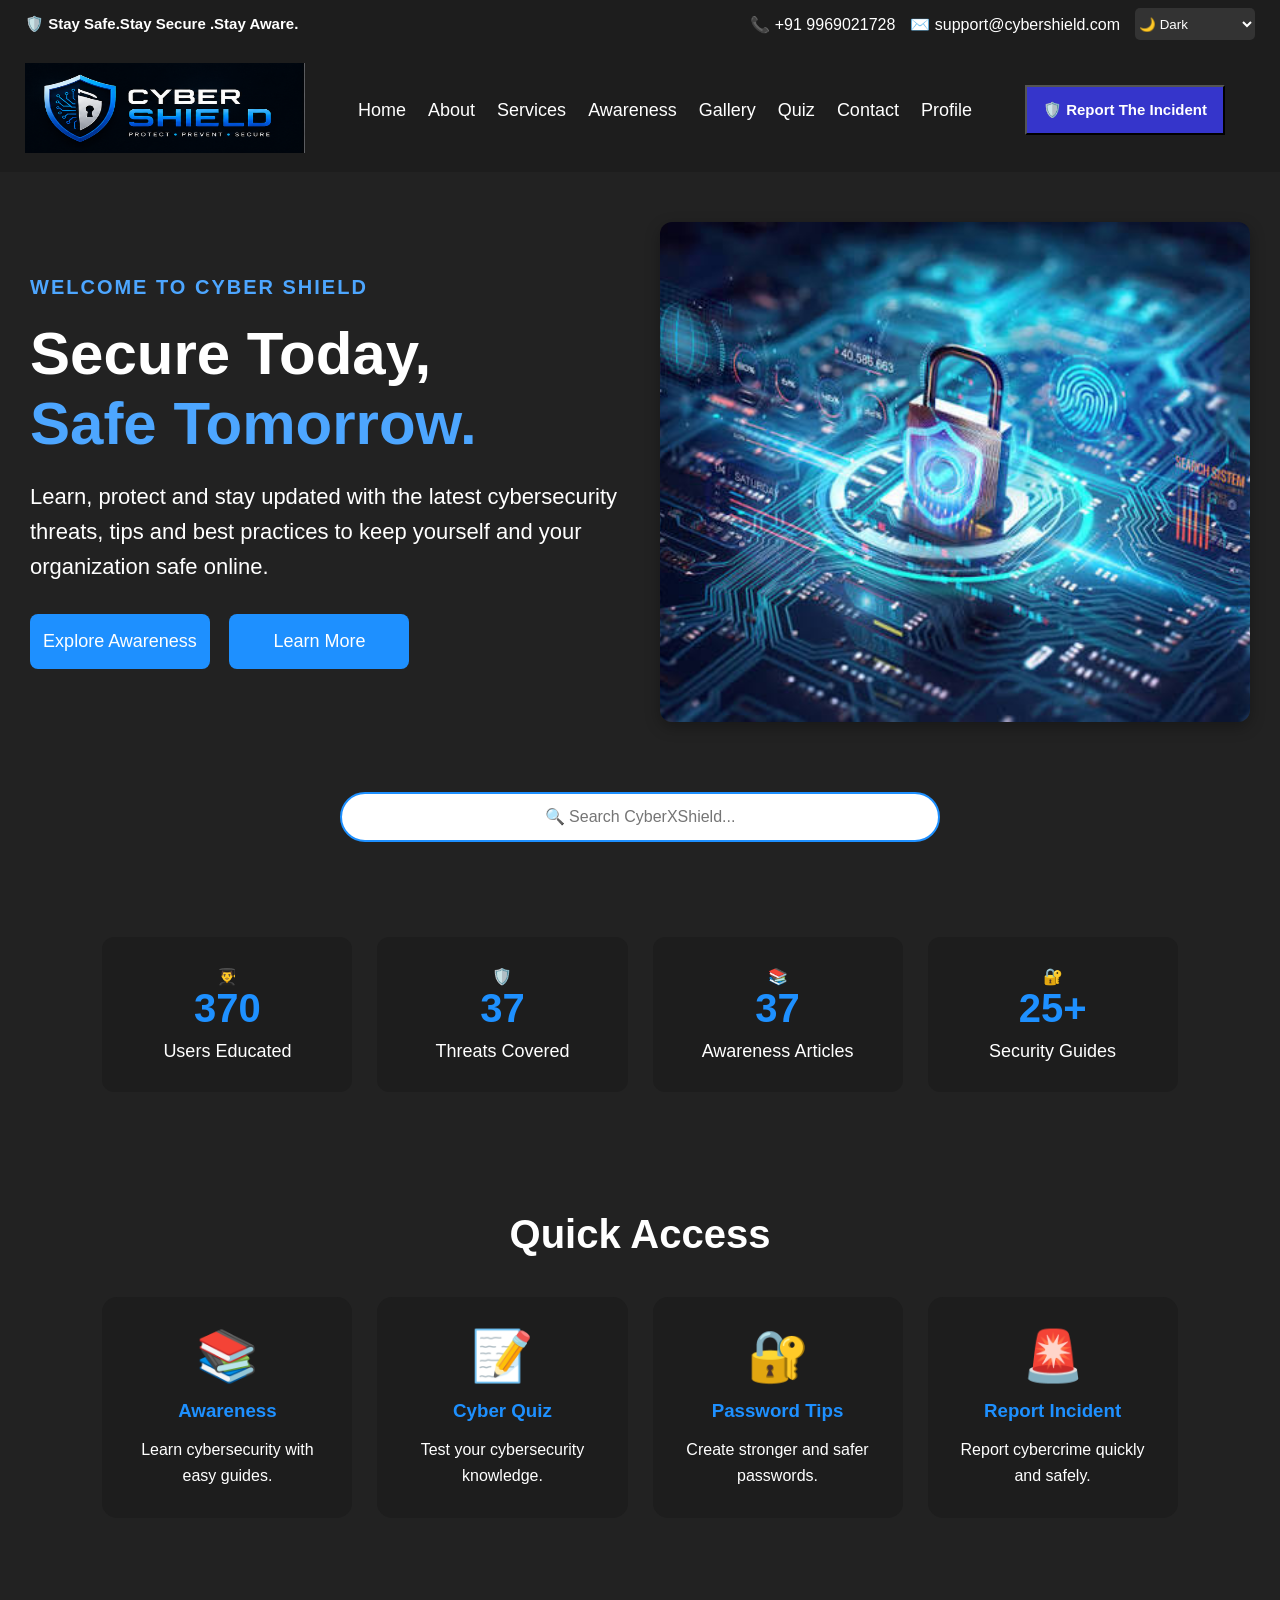
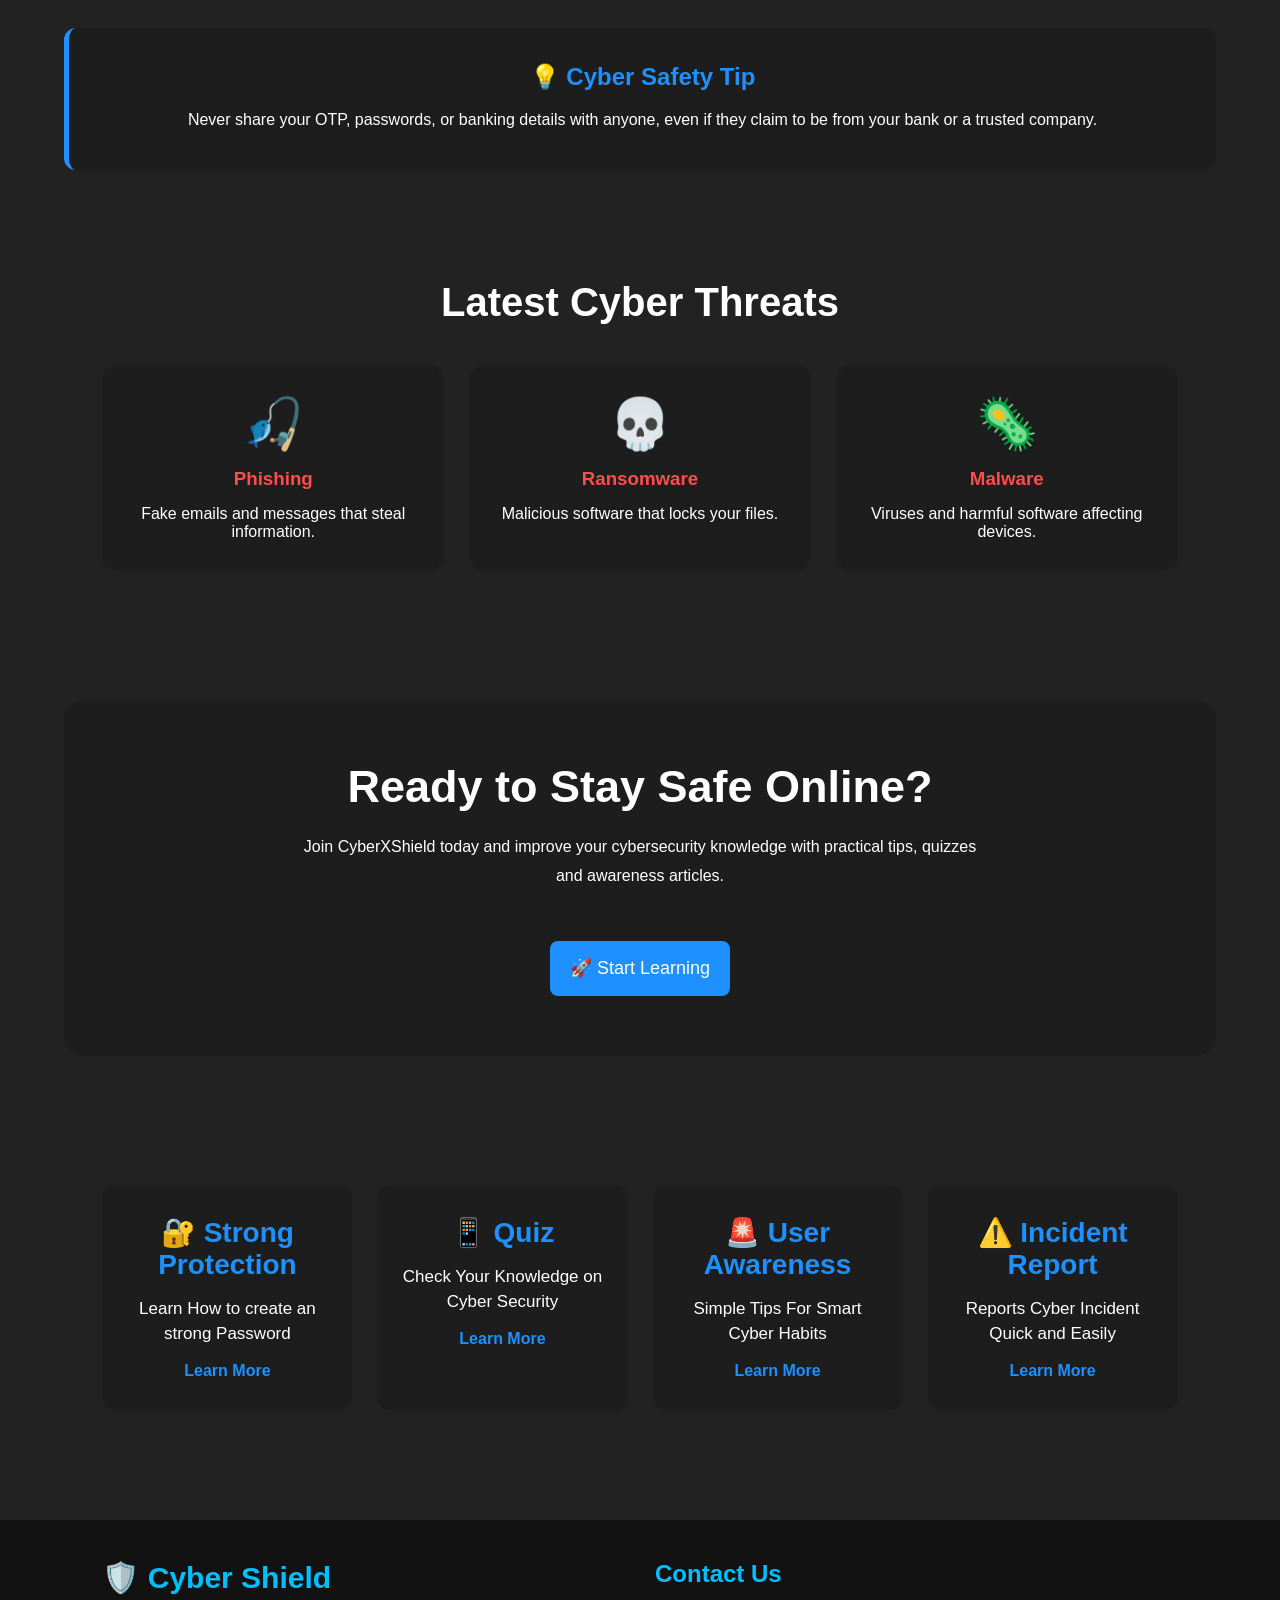
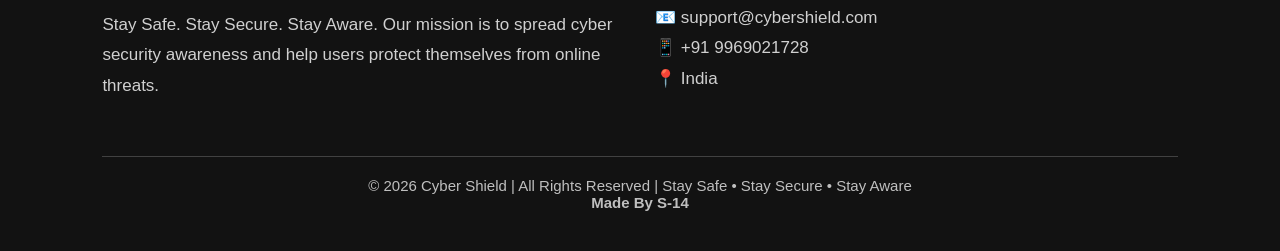
<file: index.html>
<!DOCTYPE html>
<html lang="en">
<head>
    <meta charset="UTF-8">
    <meta name="viewport" content="width=device-width, initial-scale=1.0">
    <title>Home(CyberXSheild)</title>
    <link rel="stylesheet" href="style.css">
    <link rel="stylesheet" href="theme.css">
    <link rel="stylesheet" href="imgslide.css">
     <link rel="icon" href="(CyberXSheild) logo.png">
</head>
<body>
    <div class="header">
        <div class="left">
            <div>🛡️ Stay Safe.Stay Secure .Stay Aware.</div>
            
        </div>
        <div class="right">
              <div>📞 +91 9969021728</div>

        <div>✉️ support@cybershield.com</div>

        <select class="theme" onchange="changetheme() ">
            <option value="dark">🌙 Dark</option>
            <option value="blue">🔵 Cyber Blue</option>
            <option value="light">☀️ Light</option>
            <option value="matrix">🟢 Matrix</option>
        </select>
        </div>
    </div>
    <div  class="nav">
        
    <div class="logo">

        <img src="./Screenshot 2026-07-13 160733.png"
             alt="CyberXShield Logo"
             style="width:280px;height:90px;">

    </div>
        <nav>
            <!-- Link To Be Added -->
            <a href="index.html">Home</a>
            <a href="./about.html">About</a>
            <a href="services.html">Services</a>
            <a href="./awarness.html ">Awareness</a>
            <a href="./gallery.html ">Gallery</a>
            <a href="./consent.html ">Quiz</a>
            <a href="./contact.html">Contact</a>
            <a href="./login.html">Profile</a>
        </nav>
        <a href="https://www.thecybersuraksha.com/"><button  style="width: 200px; height: 50px; background-color: rgb(53, 53, 203); color: white; margin-right: 30px; font-size: 15px;"><b>🛡️ Report The Incident</b></button></a>
    </div>
    <div class="main">
           <div class="l">

        <h4 class="subtitle">
            WELCOME TO CYBER SHIELD
        </h4>

        <h1 class="title">
            Secure Today,<br>
            <span>Safe Tomorrow.</span>
        </h1>

        <p class="text">
            Learn, protect and stay updated with the latest
            cybersecurity threats, tips and best practices to
            keep yourself and your organization safe online.
        </p>
 <!-- Link To Be Added -->
        <button class=" btn exa" ><a href="./awarness.html" style="text-decoration: none; color: white;">
            Explore Awareness
        </button>
</a>
        <button class="btn lm" ><a href="./about.html" style="text-decoration: none;color: white;">
            Learn More
        </button>
        </a>
    </div>
      <div class="r">
            <div class="slider">
            <img class="slide" src="image11.png" alt="1" >
            <img class="slide" src="image222.png" alt="2">
            <img class="slide" src="image33.png" alt="3">
            <img class="slide" src="image44.png" alt="4">
            <img class="slide" src="image55.png" alt="5">
            <img class="slide" src="image66.png" alt="6">
            </div>
            
        <!-- // Remove it if you want button to change in image screen -->
        <!-- <button class="pre" onclick="pre()">Previous</button>
        <button class="next" onclick="next()">Next</button> -->

        </div></div>
        <div class="search-box">
        <input type="text" id="search" placeholder="🔍 Search CyberXShield..." onkeyup="scontent()">
        <div id="result" style="text-decoration: none;color: white;"></div>
        </div>
      <section class="stats" id="stats">

    <div class="userss">
        <div class="icon">👨‍🎓</div>
        <h1 class="counter" data-target="1000">0</h1>
        <p>Users Educated</p>
    </div>

    <div class="userss">
        <div class="icon">🛡️</div>
        <h1 class="counter" data-target="100">0</h1>
        <p>Threats Covered</p>
    </div>

    <div class="userss">
        <div class="icon">📚</div>
        <h1 class="counter" data-target="50">0</h1>
        <p>Awareness Articles</p>
    </div>

    <div class="userss">
        <div class="icon">🔐</div>
        <h1 class="counter" data-target="25">0</h1>
        <p>Security Guides</p>
    </div>

</section>
    <section class="quick-access">

    <h2>Quick Access</h2>

    <div class="quick-grid">

        <a href="awarness.html" class="quick-card">
            <h1>📚</h1>
            <h3>Awareness</h3>
            <p>Learn cybersecurity with easy guides.</p>
        </a>

        <a href="consent.html" class="quick-card">
            <h1>📝</h1>
            <h3>Cyber Quiz</h3>
            <p>Test your cybersecurity knowledge.</p>
        </a>

        <a href="pc.html" class="quick-card">
            <h1>🔐</h1>
            <h3>Password Tips</h3>
            <p>Create stronger and safer passwords.</p>
        </a>

        <a href="https://www.thecybersuraksha.com/" class="quick-card">
            <h1>🚨</h1>
            <h3>Report Incident</h3>
            <p>Report cybercrime quickly and safely.</p>
        </a>

    </div>

</section>
    <section class="daily-tip">

    <h2>💡 Cyber Safety Tip</h2>

    <p>
        Never share your OTP, passwords, or banking details with anyone,
        even if they claim to be from your bank or a trusted company.
    </p>

</section>
    <section class="threats">

    <h2>Latest Cyber Threats</h2>

    <div class="threat-grid">

        <div class="threat-card">
            <h1>🎣</h1>
            <h3>Phishing</h3>
            <p>Fake emails and messages that steal information.</p>
        </div>

        <div class="threat-card">
            <h1>💀</h1>
            <h3>Ransomware</h3>
            <p>Malicious software that locks your files.</p>
        </div>

        <div class="threat-card">
            <h1>🦠</h1>
            <h3>Malware</h3>
            <p>Viruses and harmful software affecting devices.</p>
        </div>

    </div>

</section>
    
<section class="cta">

    <h1>Ready to Stay Safe Online?</h1>

    <p>
        Join CyberXShield today and improve your cybersecurity
        knowledge with practical tips, quizzes and awareness articles.
    </p>

    <a href="awarness.html">
        <button class="btn exa">🚀 Start Learning</button>
    </a>

</section>

        <!-- Link to be Added -->
        <div class="last">
              <div class="laste"><h1>🔐  Strong Protection</h1><p>Learn How to create an strong Password</p><a href="./pc.html" style="text-decoration: none; margin-top: 10px;color:#1E90FF;">Learn More</a></div>
              <div class="laste"><h1>📱  Quiz</h1><p>Check Your Knowledge on Cyber Security</p><a href="./consent.html"style="text-decoration: none; margin-top: 10px;color:#1E90FF;">Learn More</a></div>
             
                <div class="laste"><h1> 🚨 User Awareness</h1><p>Simple Tips For Smart Cyber Habits</p><a href="./awarness.html"style="text-decoration: none; margin-top: 10px;color:#1E90FF;">Learn More</a></div>
                   <div class="laste"><h1> ⚠️ Incident Report</h1><p>Reports Cyber Incident Quick and Easily</p><a href="https://www.thecybersuraksha.com/"style="text-decoration: none; margin-top: 10px;color:#1E90FF;">Learn More</a></div>
        </div>

    <div class="footer">
           <div class="footer-box">
            <h2>🛡️ Cyber Shield</h2>
            <p>
                Stay Safe. Stay Secure. Stay Aware.
                Our mission is to spread cyber security awareness and help
                users protect themselves from online threats.
            </p>
        </div>
        <div class="footer-box">
            <h3>Contact Us</h3>
            <p>📧 support@cybershield.com</p>
            <p>📱 +91 9969021728</p>
            <p>📍 India</p>
        </div>
          <div class="footer-bottom">
        <p>© 2026 Cyber Shield | All Rights Reserved | Stay Safe • Stay Secure • Stay Aware</p>
        <p><b>Made By S-14</b></p>
    </div>

    </div>
    
    
</body>
<script src="theme.js"></script>
<script src="slide_show.js"></script>
<script src="search.js"></script>
    <script src="counter.js"></script>
</html>
</file>
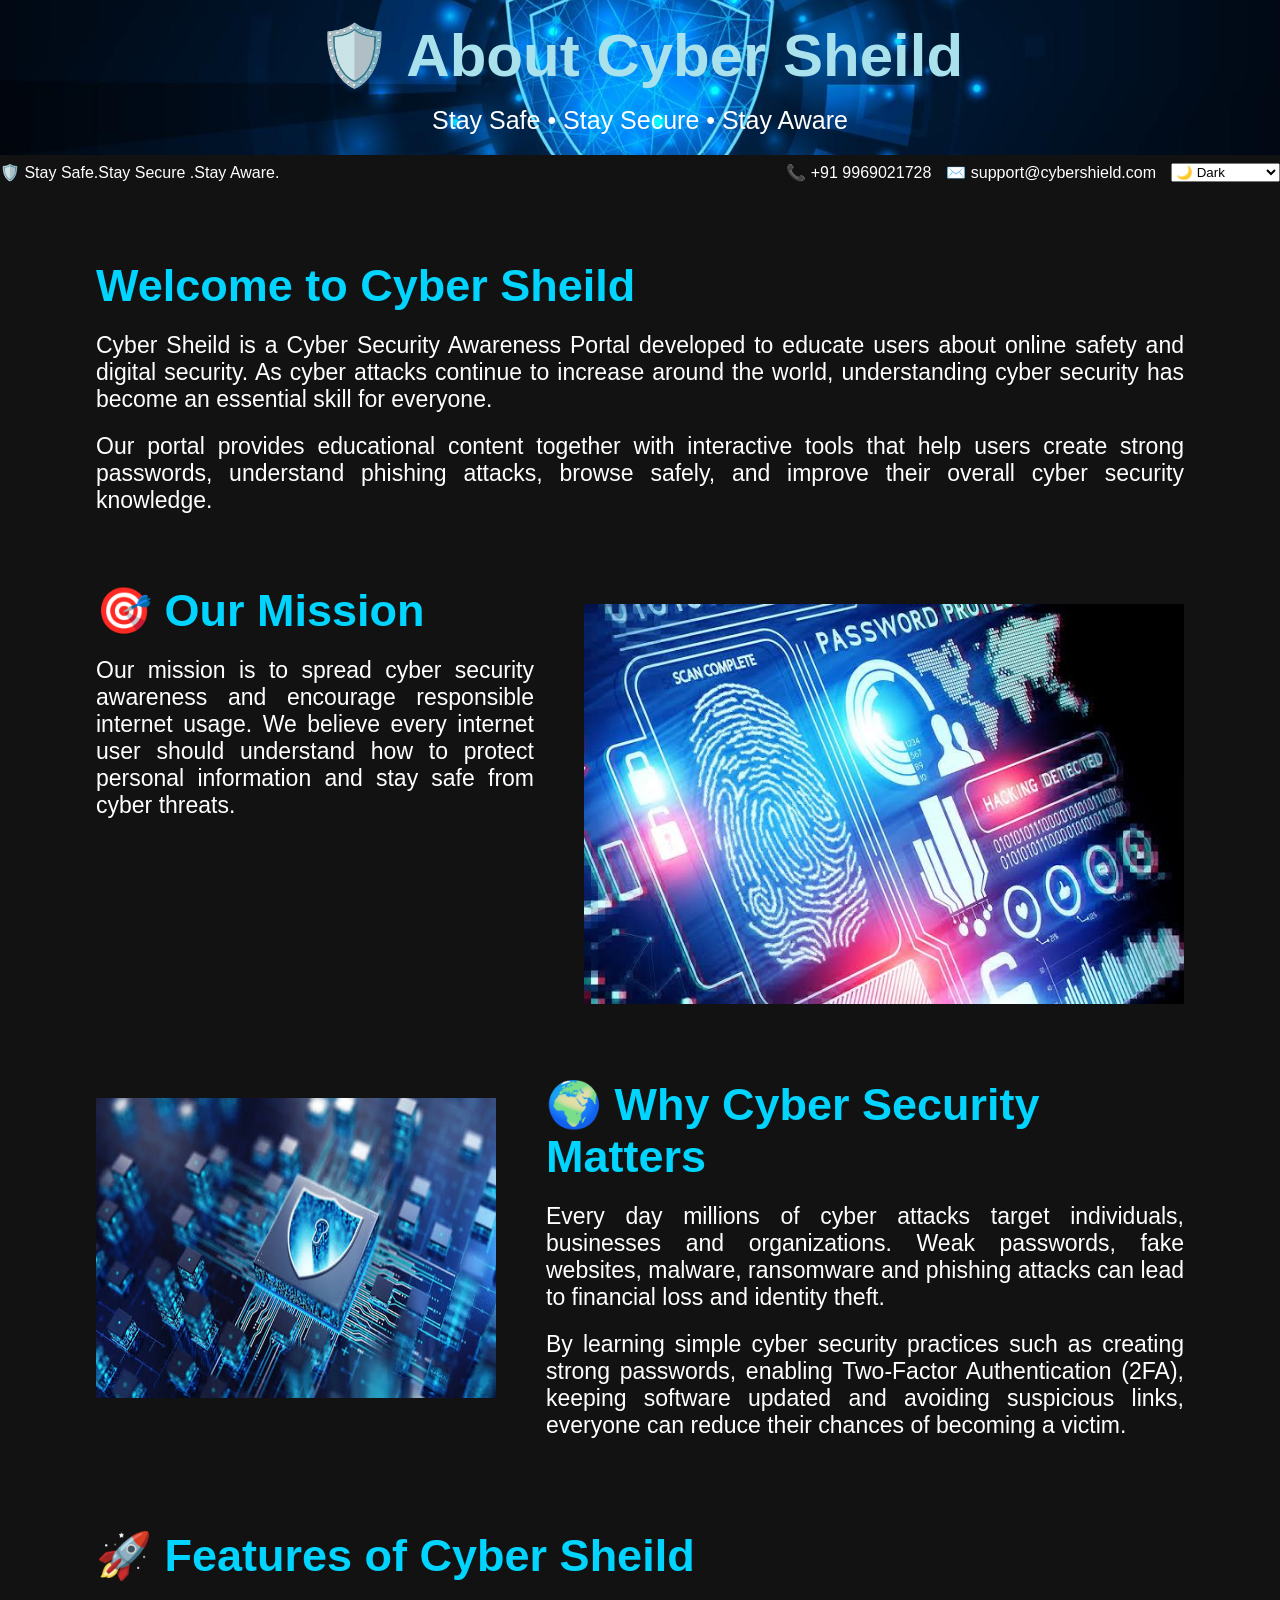
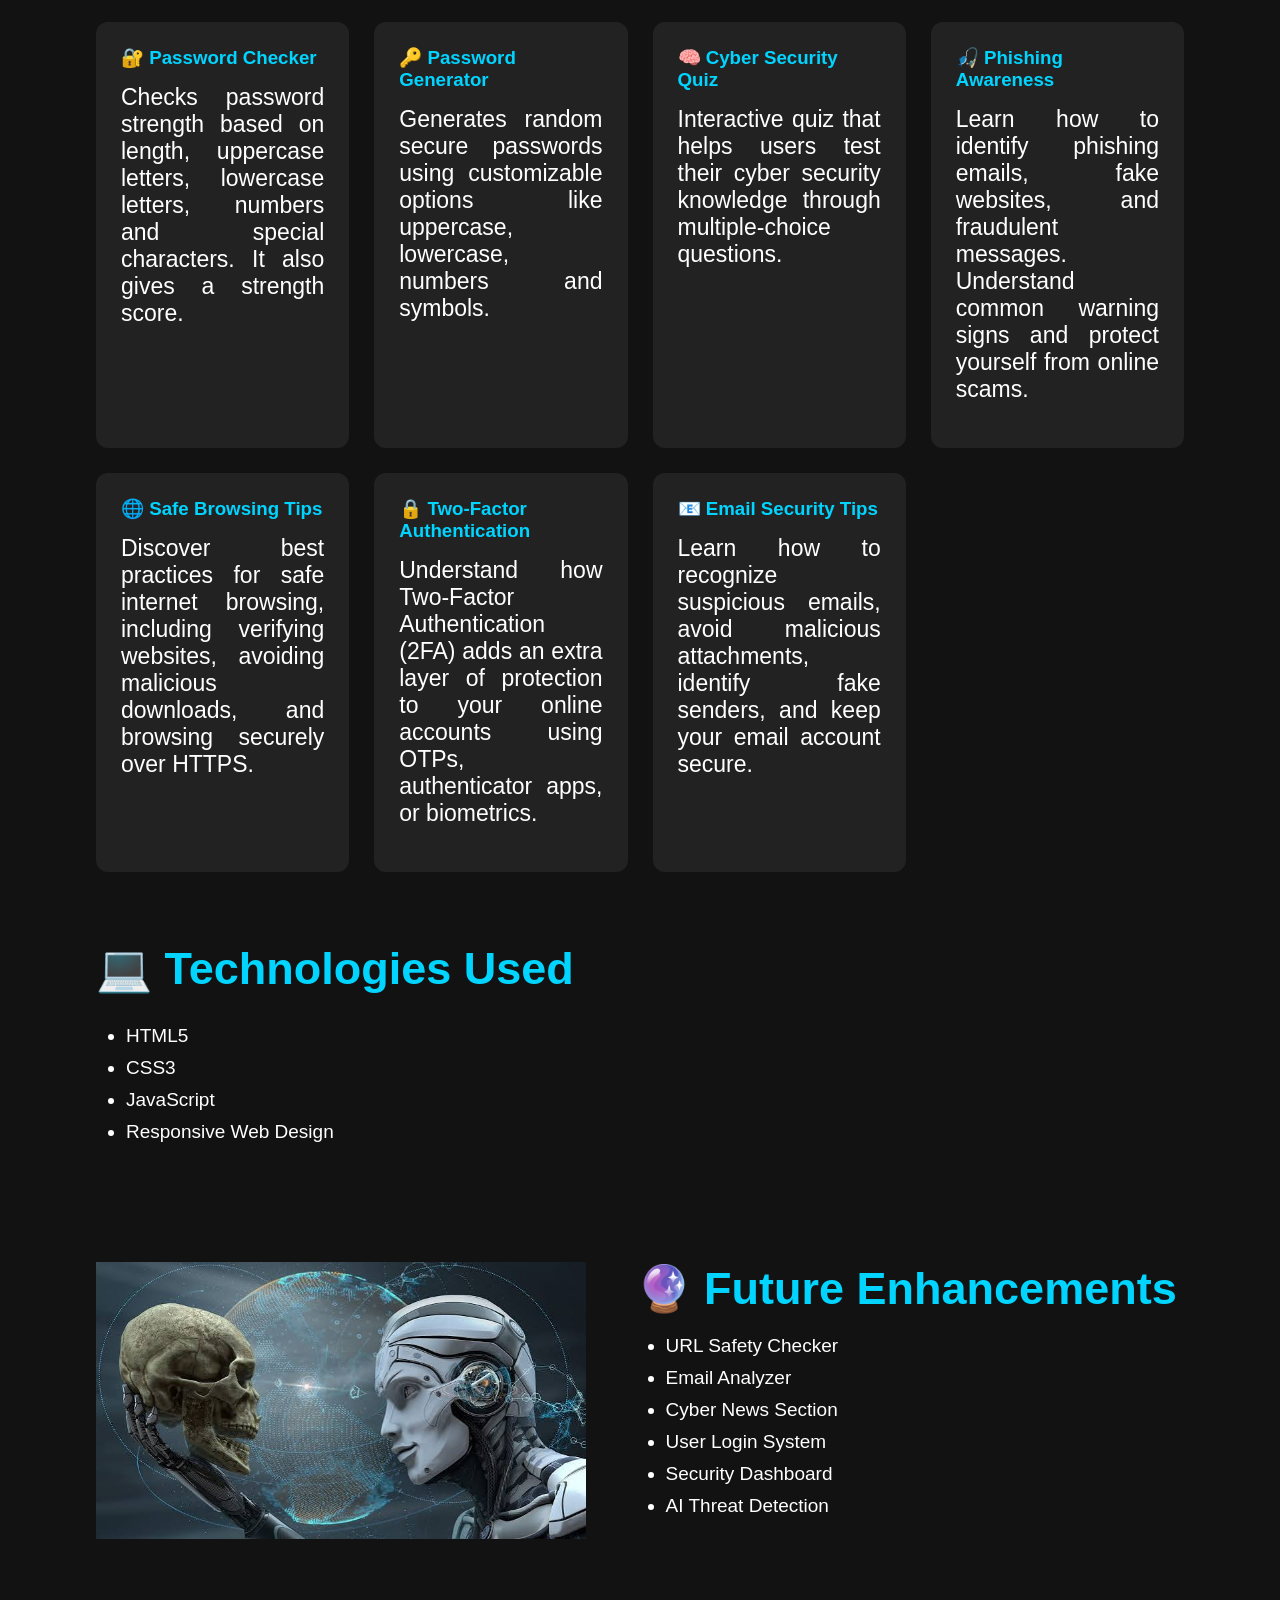
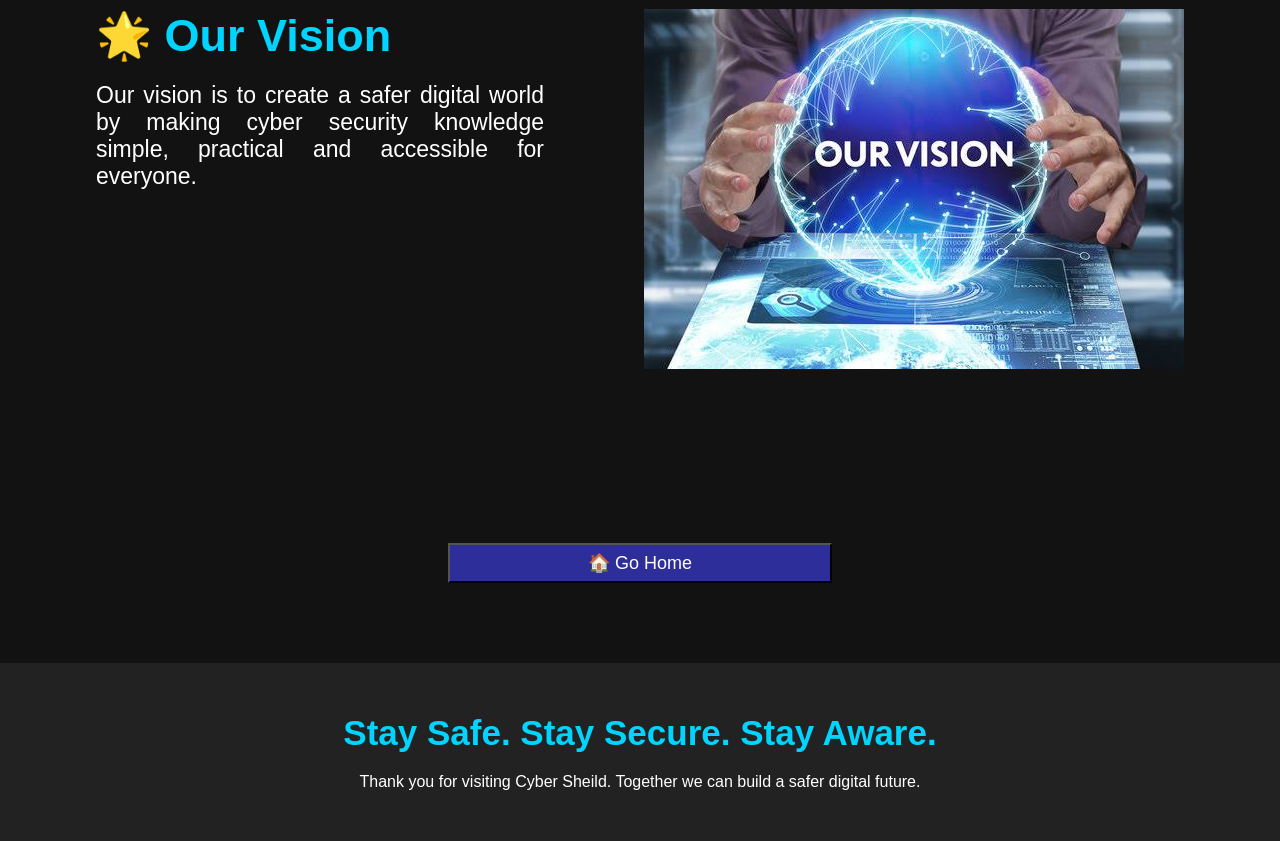
<file: about.html>
<!DOCTYPE html>
<html lang="en">
<head>
    <meta charset="UTF-8">
    <meta name="viewport" content="width=device-width, initial-scale=1.0">
    <title>About(CyberXSheild)</title>
    <link rel="stylesheet" href="about.css">
    <link rel="icon" href="(CyberXSheild) logo.png">
   
</head>
<body>


<section class="hero">
    <h1>🛡️ About Cyber Sheild</h1>
    <p>Stay Safe • Stay Secure • Stay Aware</p>
</section>
  <div class="header2">
        <div class="left1">
            <div>🛡️ Stay Safe.Stay Secure .Stay Aware.</div>
            
        </div>
        <div class="right1">
              <div>📞 +91 9969021728</div>

        <div>✉️ support@cybershield.com</div>

        <select class="theme" onchange="changetheme() ">
            <option value="dark">🌙 Dark</option>
             <option value="blue">🔵 Cyber Blue</option>
            <option value="light">☀️ Light</option>
            <option value="matrix">🟢 Matrix</option>
        </select>
        </div>
    </div>
<!-- Introduction -->
<section class="about">
    <h2>Welcome to Cyber Sheild</h2>
         

    <p>
        Cyber Sheild is a Cyber Security Awareness Portal developed to educate
        users about online safety and digital security. As cyber attacks
        continue to increase around the world, understanding cyber security
        has become an essential skill for everyone.
    </p>

    <p>
        Our portal provides educational content together with interactive
        tools that help users create strong passwords, understand phishing
        attacks, browse safely, and improve their overall cyber security
        knowledge.
    </p>
    

</section>


<div class="mission">
  
    <div class="left">
         <h2>🎯 Our Mission</h2>
    <p>
        Our mission is to spread cyber security awareness and encourage
        responsible internet usage. We believe every internet user should
        understand how to protect personal information and stay safe from
        cyber threats.
    </p>
    </div>
    <div class="right">
        <img src="service 5.jpg" style="height: 400px;width: 600px; margin-top: 20px;">
    </div>
</div>



<div class="mission">
      <div class="left">
        <img src="image44.png" style="height: 300px;width: 400px; margin-top: 20px;">
    </div>
    <div class="right">
    <h2>🌍 Why Cyber Security Matters</h2>

    <p>
        Every day millions of cyber attacks target individuals,
        businesses and organizations. Weak passwords, fake websites,
        malware, ransomware and phishing attacks can lead to financial
        loss and identity theft.
    </p>

    <p>
        By learning simple cyber security practices such as creating
        strong passwords, enabling Two-Factor Authentication (2FA),
        keeping software updated and avoiding suspicious links,
        everyone can reduce their chances of becoming a victim.
    </p>
    </div>
 
</div>


<section class="about">

<h2>🚀 Features of Cyber Sheild</h2>

<div class="cards">

<div class="card">
<h3>🔐 Password Checker</h3>
<p>
Checks password strength based on length,
uppercase letters, lowercase letters,
numbers and special characters.
It also gives a strength score.
</p>
</div>

<div class="card">
<h3>🔑 Password Generator</h3>
<p>
Generates random secure passwords
using customizable options like
uppercase, lowercase, numbers
and symbols.
</p>
</div>
<div class="card">
<h3>🧠 Cyber Security Quiz</h3>
<p>
Interactive quiz that helps users
test their cyber security knowledge
through multiple-choice questions.
</p>
</div>
<div class="card">
<h3>🎣 Phishing Awareness</h3>
<p>
Learn how to identify phishing emails,
fake websites, and fraudulent messages.
Understand common warning signs and
protect yourself from online scams.
</p>
</div>

<div class="card">
<h3>🌐 Safe Browsing Tips</h3>
<p>
Discover best practices for safe
internet browsing, including verifying
websites, avoiding malicious downloads,
and browsing securely over HTTPS.
</p>
</div>

<div class="card">
<h3>🔒 Two-Factor Authentication</h3>
<p>
Understand how Two-Factor Authentication
(2FA) adds an extra layer of protection
to your online accounts using OTPs,
authenticator apps, or biometrics.
</p>
</div>

<div class="card">
<h3>📧 Email Security Tips</h3>
<p>
Learn how to recognize suspicious
emails, avoid malicious attachments,
identify fake senders, and keep your
email account secure.
</p>
</div>

</section>



<div class="mission">
<div class="left">
<h2>💻 Technologies Used</h2>

<ul>

<li>HTML5</li>
<li>CSS3</li>
<li>JavaScript</li>
<li>Responsive Web Design</li>

</ul>
</div>
<div class="right">
      <div class="slider">
            <img class="slide" src="css.png" alt="1" >
            <img class="slide" src="html.png" alt="2">
            <img class="slide" src="java.png" alt="3">
            </div>
</div>
</div>




<div class="mission">
    <div class="left">
        <img src="ai.png">
    </div>
<div class="right">
<h2>🔮 Future Enhancements</h2>

<ul>

<li>URL Safety Checker</li>

<li>Email Analyzer</li>

<li>Cyber News Section</li>

<li>User Login System</li>

<li>Security Dashboard</li>

<li>AI Threat Detection</li>

</ul>
</div>
</div>



<div class="mission">
<div class="left">
<h2>🌟 Our Vision</h2>

<p>

Our vision is to create a safer digital world by making cyber security
knowledge simple, practical and accessible for everyone.

</p>
</div>
<div class="right">
    <img src="ov.png" style="margin-left: 50px;">
</div>
</div>



              <button   onclick="window.location.href='index.html'"
    style="width: 30%; margin-left: 35%;height: 40px;margin-top: 100px; 
    background-color: rgb(46, 46, 154); color: white;font-size: 18px;"
    > 🏠 Go Home</button>


<footer>

<h2>Stay Safe. Stay Secure. Stay Aware.</h2>

<p>

Thank you for visiting Cyber Sheild.

Together we can build a safer digital future.

</p>

</footer>

</body>
<script src="theme.js"></script>
<script src="slide_show.js"></script>
</html>
</file>
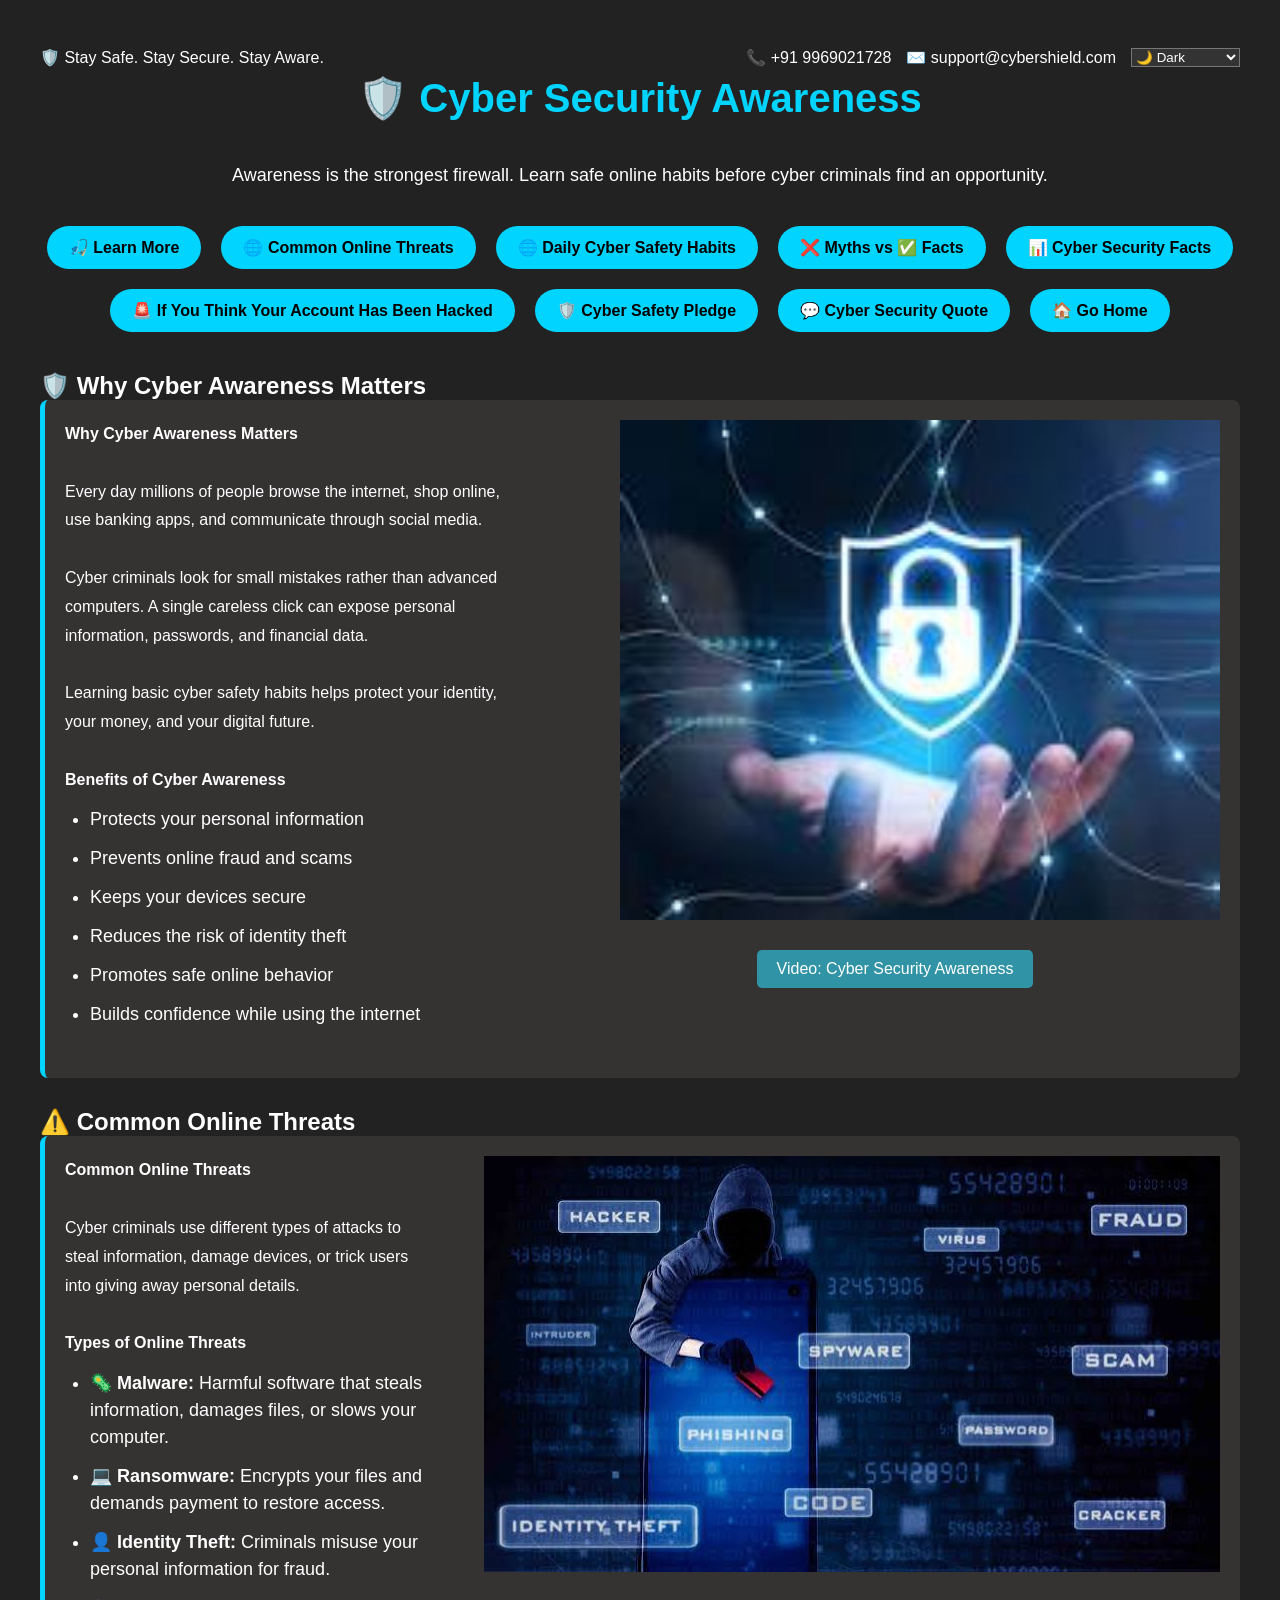
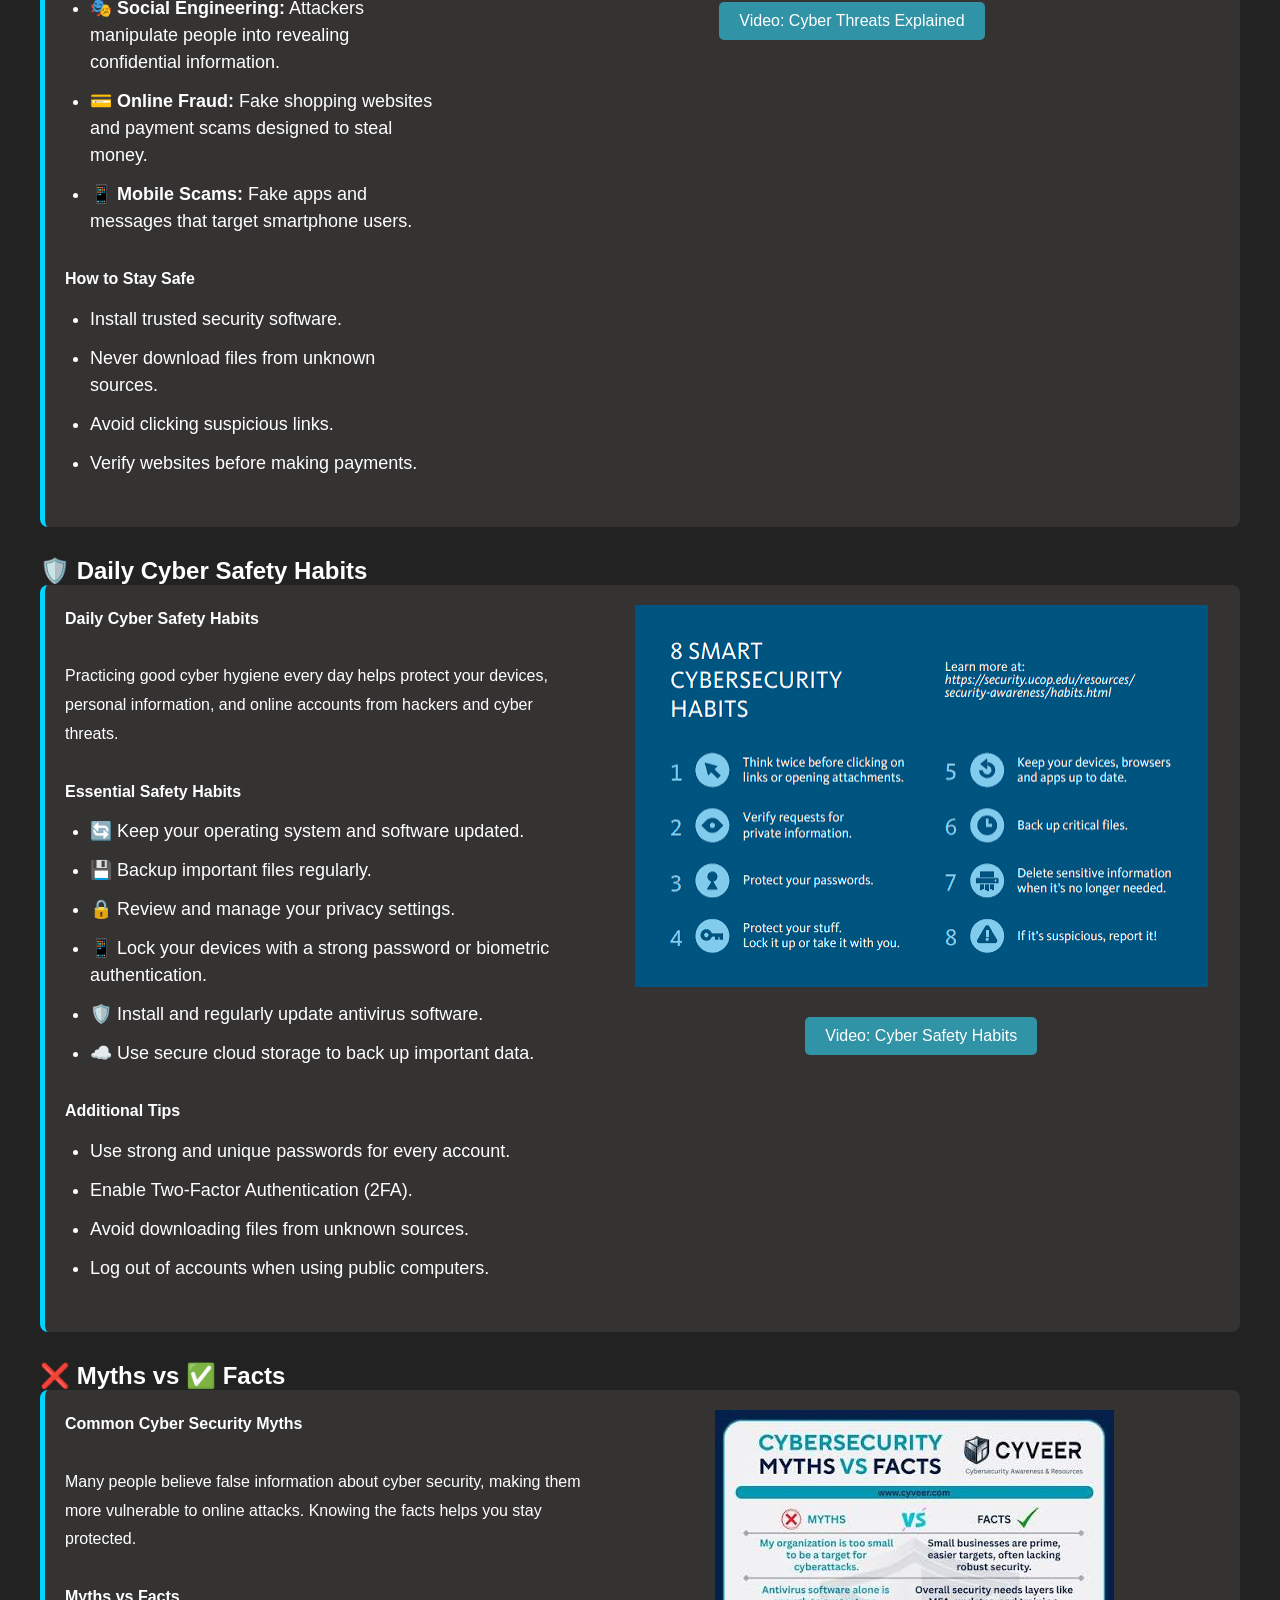
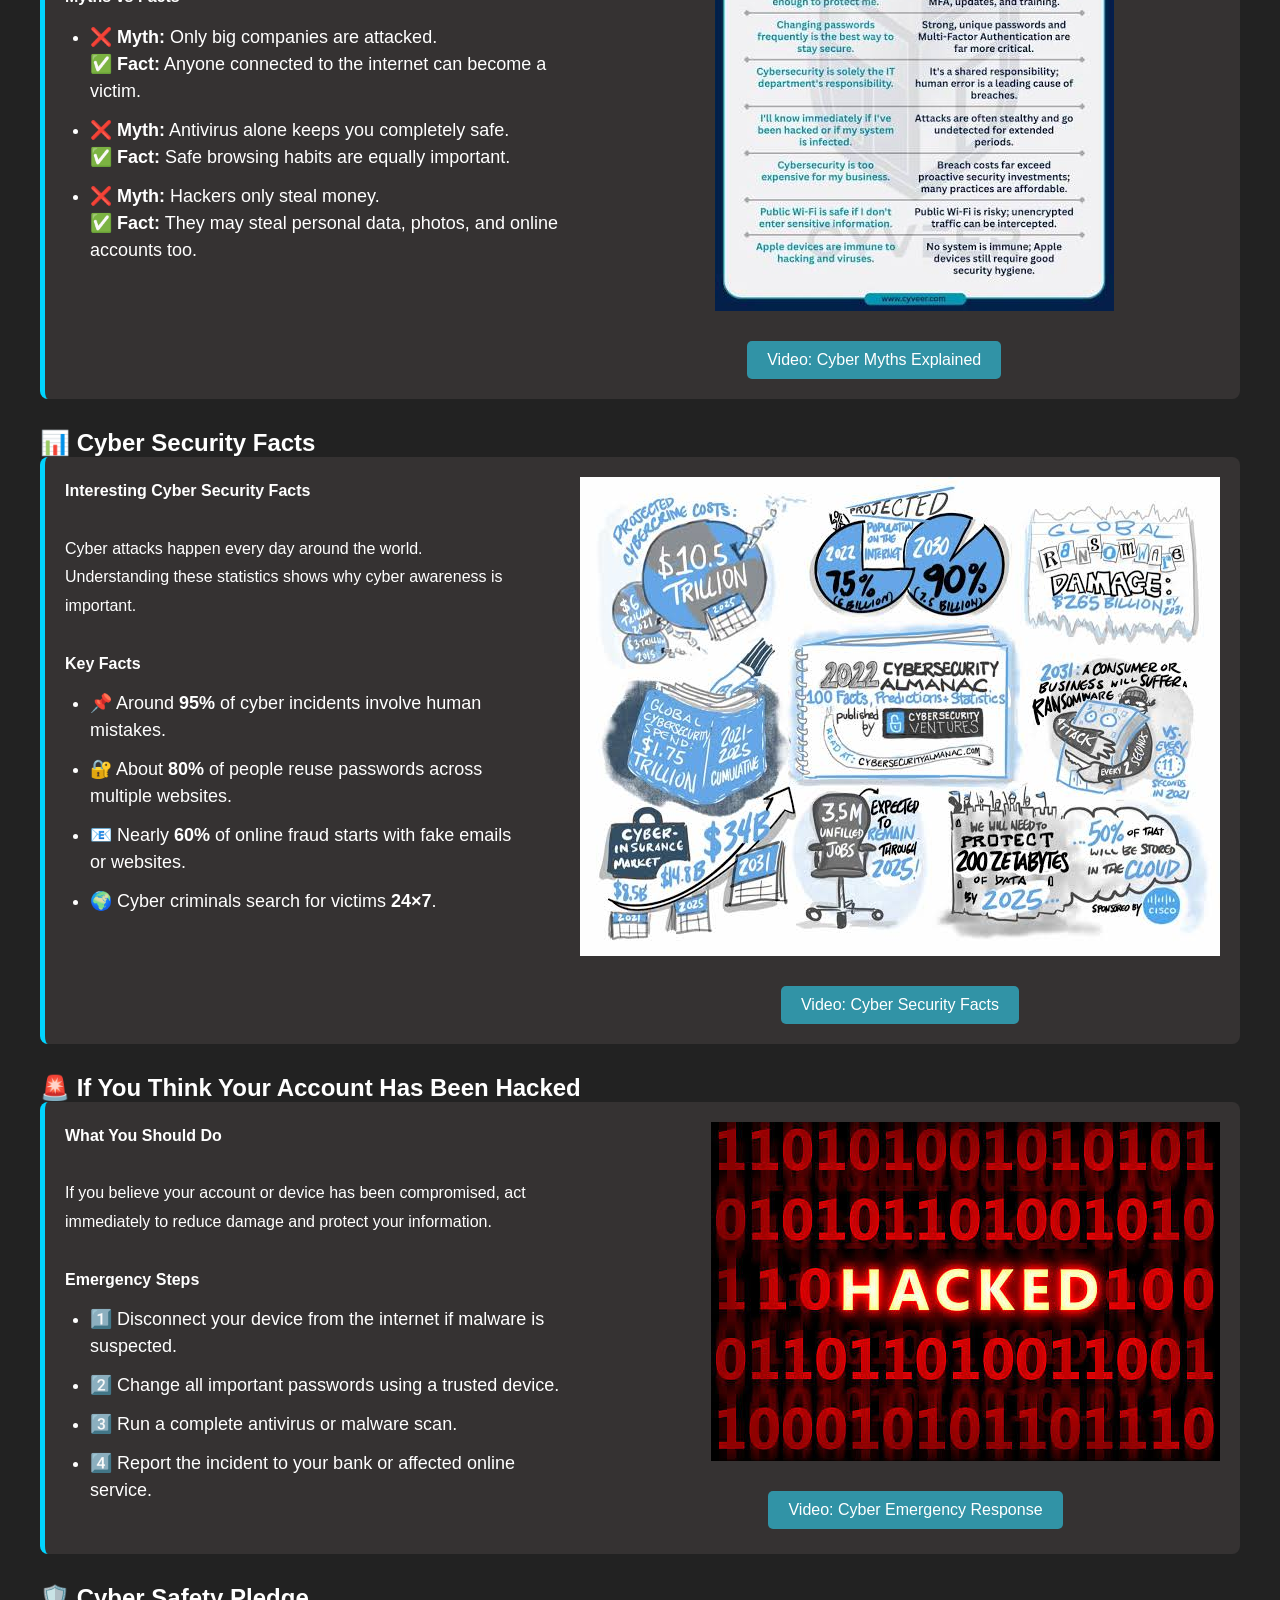
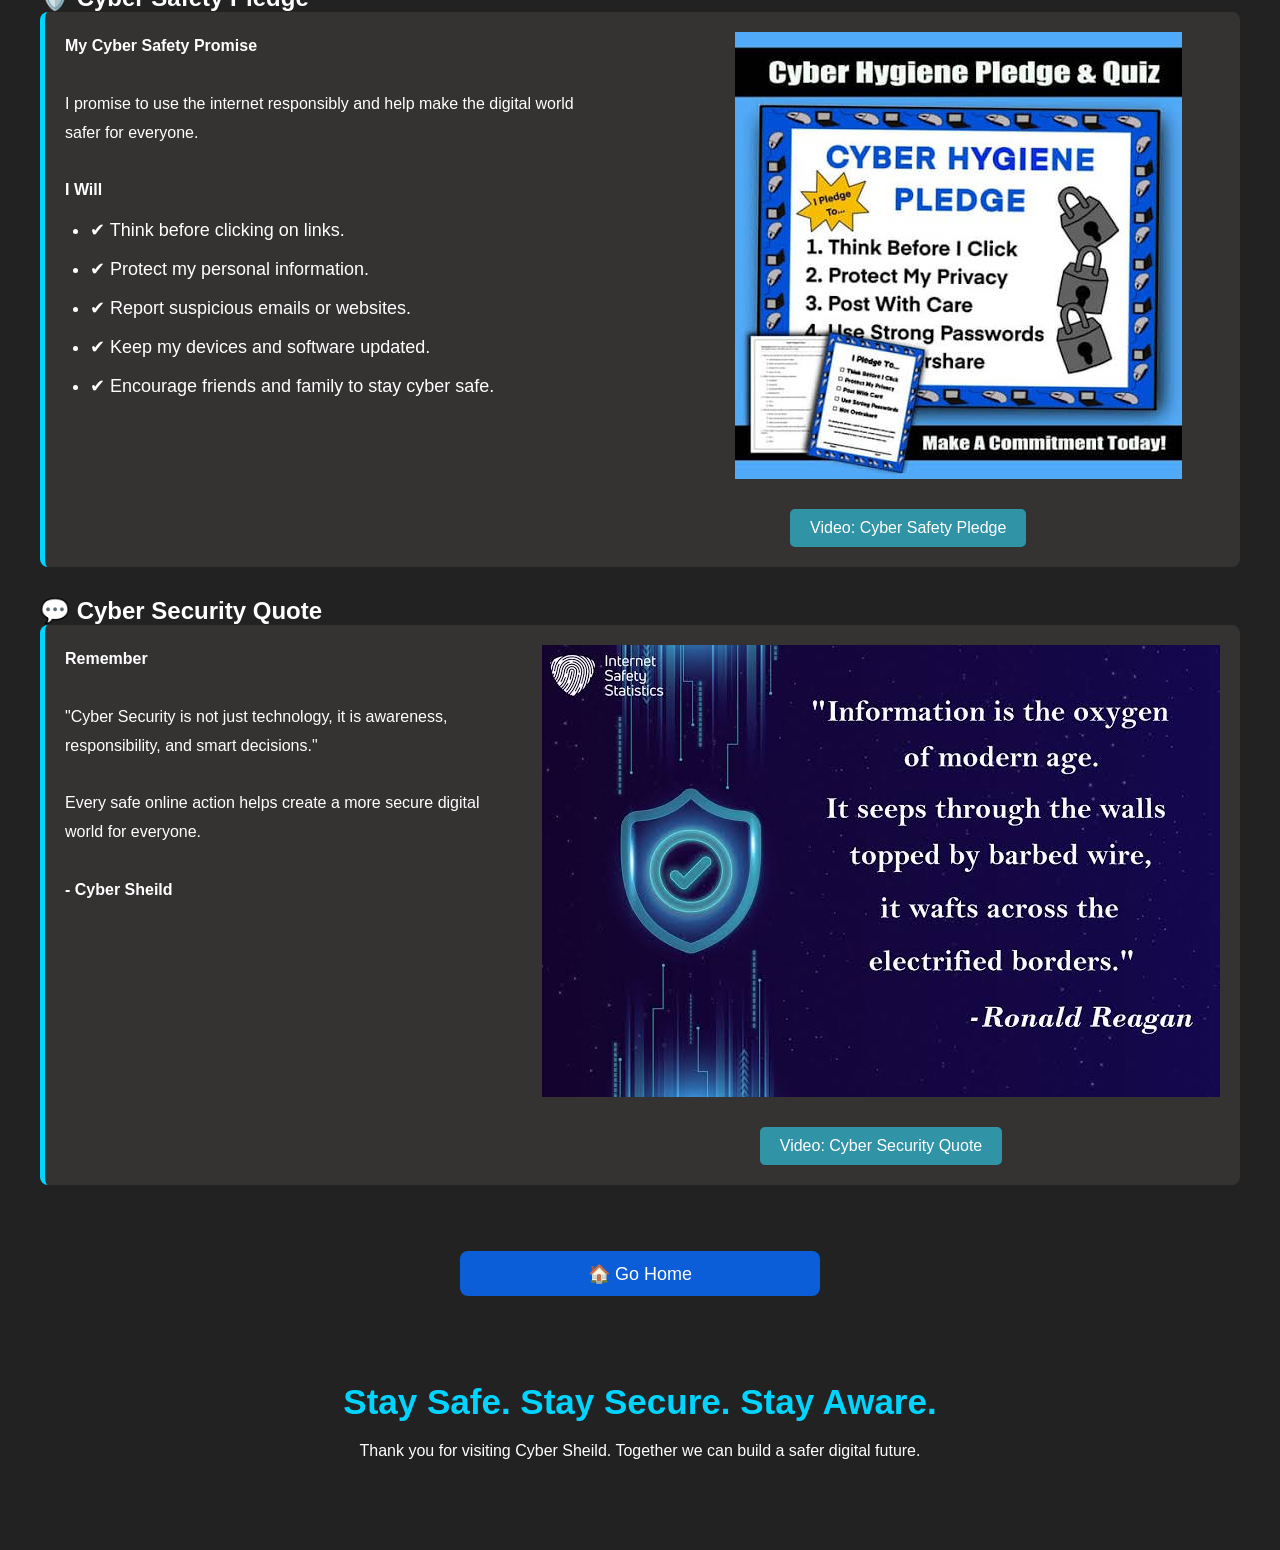
<file: awarness.html>
<!DOCTYPE html>
<html lang="en">
<head>
    <meta charset="UTF-8">
    <meta name="viewport" content="width=device-width, initial-scale=1.0">
    <title>Awarness(CyberXSheild)</title>
    <link rel="stylesheet" href="theme.css">
    <link rel="stylesheet" href="awarness.css">
     <link rel="icon" href="(CyberXSheild) logo.png">
</head>
<body>
    
    <div class="header2">

        <div class="left1">
            <div>🛡️ Stay Safe. Stay Secure. Stay Aware.</div>
        </div>

        <div class="right1">

            <div>📞 +91 9969021728</div>

            <div>✉️ support@cybershield.com</div>

            <select class="theme" onchange="changetheme()">

                <option value="dark">🌙 Dark</option>
                <option value="blue">🔵 Cyber Blue</option>
                <option value="light">☀️ Light</option>
                <option value="matrix">🟢 Matrix</option>

            </select>

        </div>

    </div>
    <h1 style="text-align:center;">🛡️ Cyber Security Awareness</h1>
    <br>

    <p style="text-align:center;font-size:18px;">
       Awareness is the strongest firewall.
                Learn safe online habits before cyber criminals find an opportunity.
    </p>

    <!-- Bookmark Navigation -->

    <div class="service-nav">

        <a href="#importance">🎣 Learn More</a>

        <a href="#threats">🌐 Common Online Threats</a>

        <a href="#habits">🌐 Daily Cyber Safety Habits</a>

        <a href="#myths">❌ Myths vs ✅ Facts</a>

        <a href="#facts">📊 Cyber Security Facts</a>

        <a href="#emergency">🚨 If You Think Your Account Has Been Hacked</a>
              
        <a href="#pledge">🛡️ Cyber Safety Pledge</a>
           
        <a href="#quote">💬 Cyber Security Quote</a>
        <a href="./index.html"> 🏠 Go Home</a>


    </div>
    <!--Learn More Content  -->
    <h2 id="importance">🛡️ Why Cyber Awareness Matters</h2>

<div class="intro">

    <div class="left2">

        <strong>Why Cyber Awareness Matters</strong>

        <br><br>

        Every day millions of people browse the internet, shop online, use
        banking apps, and communicate through social media.

        <br><br>

        Cyber criminals look for small mistakes rather than advanced
        computers. A single careless click can expose personal information,
        passwords, and financial data.

        <br><br>

        Learning basic cyber safety habits helps protect your identity,
        your money, and your digital future.

        <br><br>

        <strong>Benefits of Cyber Awareness</strong>

        <ul>

            <li>Protects your personal information</li>

            <li>Prevents online fraud and scams</li>

            <li>Keeps your devices secure</li>

            <li>Reduces the risk of identity theft</li>

            <li>Promotes safe online behavior</li>

            <li>Builds confidence while using the internet</li>

        </ul>

    </div>

    <div class="right2">

        <img src="awareness1.png" alt="Cyber Awareness" style="width: 600px;height: 500px; margin-left: 50px;"> 
<div class="video-container">
    <button >
        <a href="https://youtu.be/ynjAkkNNH68?si=-9NpdQXiy99rmMmH">
            Video: Cyber Security Awareness
        </a>
    </button>
    </div>
    </div>
    
</div>

<h2 id="threats">⚠️ Common Online Threats</h2>

<div class="intro">

    <div class="left2">

        <strong>Common Online Threats</strong>

        <br><br>

        Cyber criminals use different types of attacks to steal
        information, damage devices, or trick users into giving
        away personal details.

        <br><br>

        <strong>Types of Online Threats</strong>

        <ul>

            <li><b>🦠 Malware:</b> Harmful software that steals information, damages files, or slows your computer.</li>

            <li><b>💻 Ransomware:</b> Encrypts your files and demands payment to restore access.</li>

            <li><b>👤 Identity Theft:</b> Criminals misuse your personal information for fraud.</li>

            <li><b>🎭 Social Engineering:</b> Attackers manipulate people into revealing confidential information.</li>

            <li><b>💳 Online Fraud:</b> Fake shopping websites and payment scams designed to steal money.</li>

            <li><b>📱 Mobile Scams:</b> Fake apps and messages that target smartphone users.</li>

        </ul>

        <strong>How to Stay Safe</strong>

        <ul>

            <li>Install trusted security software.</li>

            <li>Never download files from unknown sources.</li>

            <li>Avoid clicking suspicious links.</li>

            <li>Verify websites before making payments.</li>

        </ul>

    </div>

    <div class="right2">

        <img src="./awareness2.png" alt="Common Online Threats">
        <div class="video-container">
    <button >
        <a href="https://youtu.be/4V_LHDplu3U?si=CYgN-xLPq9QpbrEO">
            Video: Cyber Threats Explained
        </a>
    </button>
    </div>
        

    </div>
</div>
<h2 id="habits">🛡️ Daily Cyber Safety Habits</h2>

<div class="intro">

    <div class="left2">

        <strong>Daily Cyber Safety Habits</strong>

        <br><br>

        Practicing good cyber hygiene every day helps protect your
        devices, personal information, and online accounts from
        hackers and cyber threats.

        <br><br>

        <strong>Essential Safety Habits</strong>

        <ul>

            <li>🔄 Keep your operating system and software updated.</li>

            <li>💾 Backup important files regularly.</li>

            <li>🔒 Review and manage your privacy settings.</li>

            <li>📱 Lock your devices with a strong password or biometric authentication.</li>

            <li>🛡️ Install and regularly update antivirus software.</li>

            <li>☁️ Use secure cloud storage to back up important data.</li>

        </ul>

        <strong>Additional Tips</strong>

        <ul>

            <li>Use strong and unique passwords for every account.</li>

            <li>Enable Two-Factor Authentication (2FA).</li>

            <li>Avoid downloading files from unknown sources.</li>

            <li>Log out of accounts when using public computers.</li>

        </ul>

    </div>

    <div class="right2">

        <img src="./awareness3.png" alt="Daily Cyber Safety Habits">
            <div class="video-container">
    <button >
        <a href="https://youtube.com/shorts/xJLKQCIrjW8?si=j_p9T830tqH5dGF1">
            Video: Cyber Safety Habits
        </a>
    </button>
    </div>

    </div>

</div>
<h2 id="myths">❌ Myths vs ✅ Facts</h2>

<div class="intro">

    <div class="left2">

        <strong>Common Cyber Security Myths</strong>

        <br><br>

        Many people believe false information about cyber security,
        making them more vulnerable to online attacks. Knowing the
        facts helps you stay protected.

        <br><br>

        <strong>Myths vs Facts</strong>

        <ul>

            <li><b>❌ Myth:</b> Only big companies are attacked.<br>
                <b>✅ Fact:</b> Anyone connected to the internet can become a victim.</li>

            <li><b>❌ Myth:</b> Antivirus alone keeps you completely safe.<br>
                <b>✅ Fact:</b> Safe browsing habits are equally important.</li>

            <li><b>❌ Myth:</b> Hackers only steal money.<br>
                <b>✅ Fact:</b> They may steal personal data, photos, and online accounts too.</li>

        </ul>

    </div>

    <div class="right2">

        <img src="awareness4.png" alt="Cyber Myths" style=" margin-left: 80px;">
            <div class="video-container">
    <button >
        <a href="https://youtu.be/yPP1oPvQUJw?si=Jh44cEexOCdJ8V4J">
            Video: Cyber Myths Explained
        </a>
    </button>
    </div>

    </div>

</div>
<h2 id="facts">📊 Cyber Security Facts</h2>

<div class="intro">

    <div class="left2">

        <strong>Interesting Cyber Security Facts</strong>

        <br><br>

        Cyber attacks happen every day around the world. Understanding
        these statistics shows why cyber awareness is important.

        <br><br>

        <strong>Key Facts</strong>

        <ul>

            <li>📌 Around <b>95%</b> of cyber incidents involve human mistakes.</li>

            <li>🔐 About <b>80%</b> of people reuse passwords across multiple websites.</li>

            <li>📧 Nearly <b>60%</b> of online fraud starts with fake emails or websites.</li>

            <li>🌍 Cyber criminals search for victims <b>24×7</b>.</li>

        </ul>

    </div>

    <div class="right2">

        <img src="./awareness5.png" alt="Cyber Statistics">
            <div class="video-container">
    <button >
        <a href="https://youtu.be/kqaMIFEz15s?si=sccb3I-ns3P3lf9E">
            Video: Cyber Security Facts
        </a>
    </button>
    </div>

    </div>

</div>
<h2 id="emergency">🚨 If You Think Your Account Has Been Hacked</h2>

<div class="intro">

    <div class="left2">

        <strong>What You Should Do</strong>

        <br><br>

        If you believe your account or device has been compromised,
        act immediately to reduce damage and protect your information.

        <br><br>

        <strong>Emergency Steps</strong>

        <ul>

            <li>1️⃣ Disconnect your device from the internet if malware is suspected.</li>

            <li>2️⃣ Change all important passwords using a trusted device.</li>

            <li>3️⃣ Run a complete antivirus or malware scan.</li>

            <li>4️⃣ Report the incident to your bank or affected online service.</li>

        </ul>

    </div>

    <div class="right2">

        <img src="./awareness6.png" alt="Emergency Steps" style="margin-left: 100px;">
            <div class="video-container">
    <button >
        <a href="https://youtu.be/d8olOoSxIFA?si=bphYA4rA51yaCcov">
            Video: Cyber Emergency Response
        </a>
    </button>
    </div>

    </div>

</div>
<h2 id="pledge">🛡️ Cyber Safety Pledge</h2>

<div class="intro">

    <div class="left2">

        <strong>My Cyber Safety Promise</strong>

        <br><br>

        I promise to use the internet responsibly and help make
        the digital world safer for everyone.

        <br><br>

        <strong>I Will</strong>

        <ul>

            <li>✔ Think before clicking on links.</li>

            <li>✔ Protect my personal information.</li>

            <li>✔ Report suspicious emails or websites.</li>

            <li>✔ Keep my devices and software updated.</li>

            <li>✔ Encourage friends and family to stay cyber safe.</li>

        </ul>

    </div>

    <div class="right2">

        <img src="./awareness7.png" alt="Cyber Safety Pledge" style="margin-left: 100px;">
            <div class="video-container">
    <button >
        <a href="https://youtu.be/4V_LHDplu3U?si=CYgN-xLPq9QpbrEO">
            Video: Cyber Safety Pledge
        </a>
    </button>
    </div>

    </div>

</div>
<h2 id="quote">💬 Cyber Security Quote</h2>

<div class="intro">

    <div class="left2">

        <strong>Remember</strong>

        <br><br>

        "Cyber Security is not just technology,
        it is awareness, responsibility, and smart decisions."

        <br><br>

        Every safe online action helps create a more secure
        digital world for everyone.

        <br><br>

        <strong>- Cyber Sheild</strong>

    </div>

    <div class="right2">

        <img src="./awareness8.png" alt="Cyber Security Quote">
            <div class="video-container">
    <button >
        <a href="https://youtu.be/4V_LHDplu3U?si=CYgN-xLPq9QpbrEO">
            Video: Cyber Security Quote
        </a>
    </button>
    </div>

    </div>

</div>

   <br><br>

    <button onclick="window.location.href='index.html'"
        style="width:30%;margin-left:35%;height:45px;
        background:#0b5ed7;color:white;
        font-size:18px;border:none;border-radius:8px;cursor:pointer;">

        🏠 Go Home

    </button>

    <br><br><br><footer>

<h2>Stay Safe. Stay Secure. Stay Aware.</h2>

<p>

Thank you for visiting Cyber Sheild.

Together we can build a safer digital future.

</p>

</footer>





</body>
<script src="theme.js"></script>
</html>
</file>
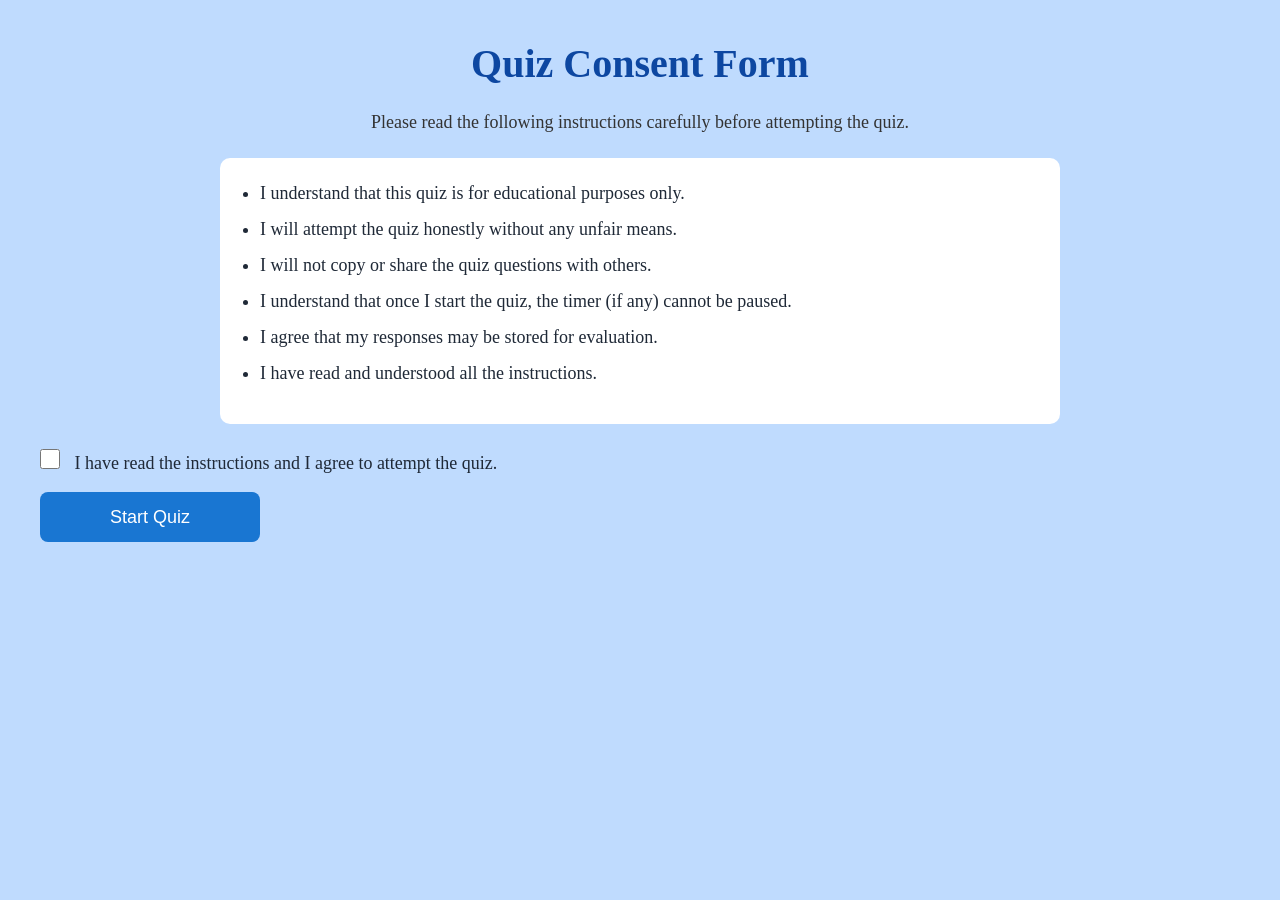
<file: consent.html>
<!DOCTYPE html>
<html lang="en">
<head>
    <meta charset="UTF-8">
    <meta name="viewport" content="width=device-width, initial-scale=1.0">
    <title>Quiz Consent Form(CyberXSheild)</title>
    <link rel="stylesheet" href="cform.css">
     <link rel="icon" href="(CyberXSheild) logo.png">
</head>
<body>

    <h1>Quiz Consent Form</h1>

    <p>
        Please read the following instructions carefully before attempting the quiz.
    </p>

    <ul>
        <li>I understand that this quiz is for educational purposes only.</li>
        <li>I will attempt the quiz honestly without any unfair means.</li>
        <li>I will not copy or share the quiz questions with others.</li>
        <li>I understand that once I start the quiz, the timer (if any) cannot be paused.</li>
        <li>I agree that my responses may be stored for evaluation.</li>
        <li>I have read and understood all the instructions.</li>
    </ul>

    <label>
        <input type="checkbox" name="consent" value="yes">
        I have read the instructions and I agree to attempt the quiz.
    </label>

    <br><br>

    <button type="button" onclick="get()">Start Quiz</button>

</body>
<script src="quizcheck.js"></script>
</html>
</file>
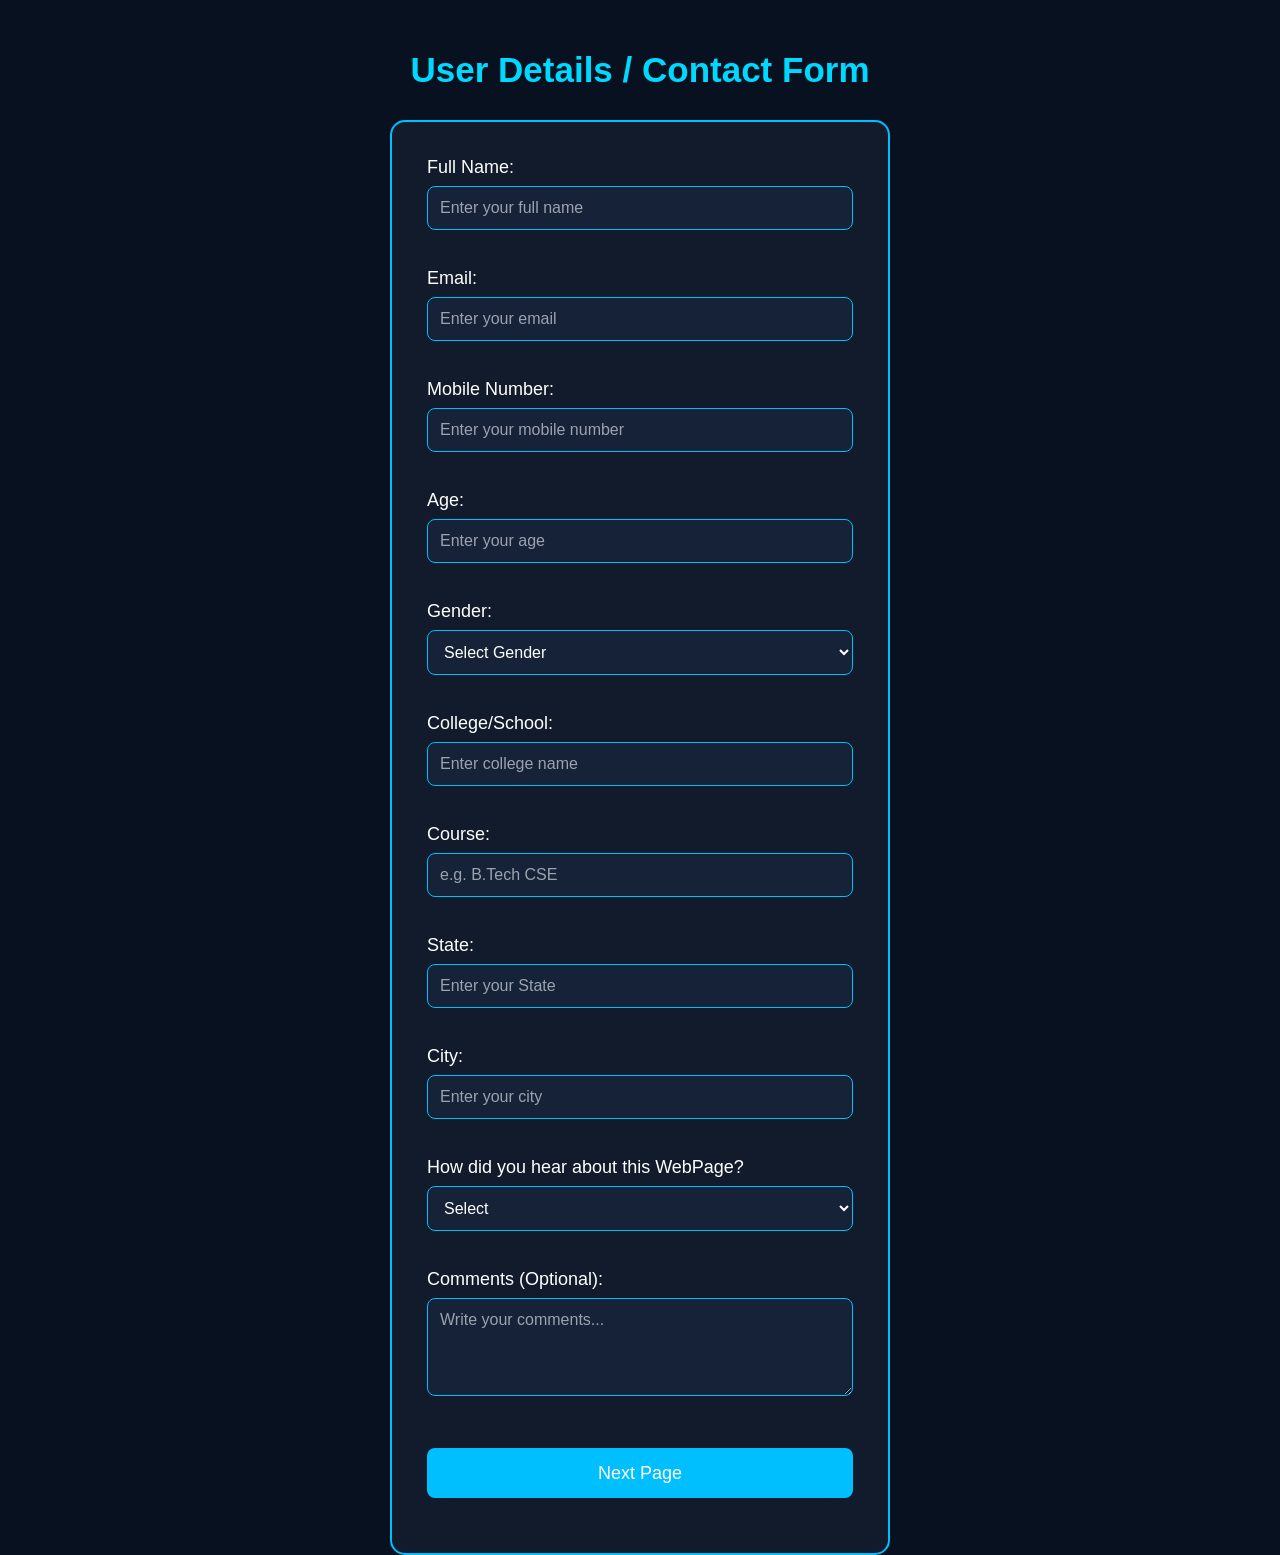
<file: contact.html>
<!DOCTYPE html>
<html lang="en">
<head>
    <meta charset="UTF-8">
    <meta name="viewport" content="width=device-width, initial-scale=1.0">
    <title>Contact(CyberXSheild)</title>
    <link rel="stylesheet" href="contact.css">
     <link rel="icon" href="(CyberXSheild) logo.png">
</head>
<body>
    <div>
  <h2> User Details / Contact Form</h2>

<div class="user-details">

    <div>
        <label>Full Name:</label>
        <input type="text" id="name" placeholder="Enter your full name">
    </div>

    <br>

    <div>
        <label>Email:</label>
        <input type="email" id="email" placeholder="Enter your email">
    </div>

    <br>

    <div>
        <label>Mobile Number:</label>
        <input type="tel" id="mobile" placeholder="Enter your mobile number">
    </div>

    <br>

    <div>
        <label>Age:</label>
        <input type="number" id="age" min="10" max="100" placeholder="Enter your age">
    </div>

    <br>

    <div>
        <label>Gender:</label>
        <select id="gender">
            <option value="">Select Gender</option>
            <option>Male</option>
            <option>Female</option>
            <option>Other</option>
        </select>
    </div>

    <br>

    <div>
        <label>College/School:</label>
        <input type="text" id="college" placeholder="Enter college name">
    </div>

    <br>

    <div>
        <label>Course:</label>
        <input type="text" id="course" placeholder="e.g. B.Tech CSE">
    </div>

    <br>

    <div>
        <label>State:</label>
        <input type="text" id="state" placeholder="Enter your State">
    </div>

    <br>
    
    <div>
        <label>City:</label>
        <input type="text" id="city" placeholder="Enter your city">
    </div>

    <br>

    <div>
        <label>How did you hear about this WebPage?</label>
        <select id="source">
            <option value="">Select</option>
            <option>College</option>
            <option>Friend</option>
            <option>Social Media</option>
            <option>Website</option>
            <option>Other</option>
        </select>
    </div>

    <br>

    <div>
        <label>Comments (Optional):</label>
        <textarea id="comments" rows="4" placeholder="Write your comments..."></textarea>
    </div>

    <br>

    <div>
        <button onclick="nextPage()">Next Page</button>
    </div>

</div>
    </div>
    

    
</body>
<script src="contect.js"></script>
</html>
</file>
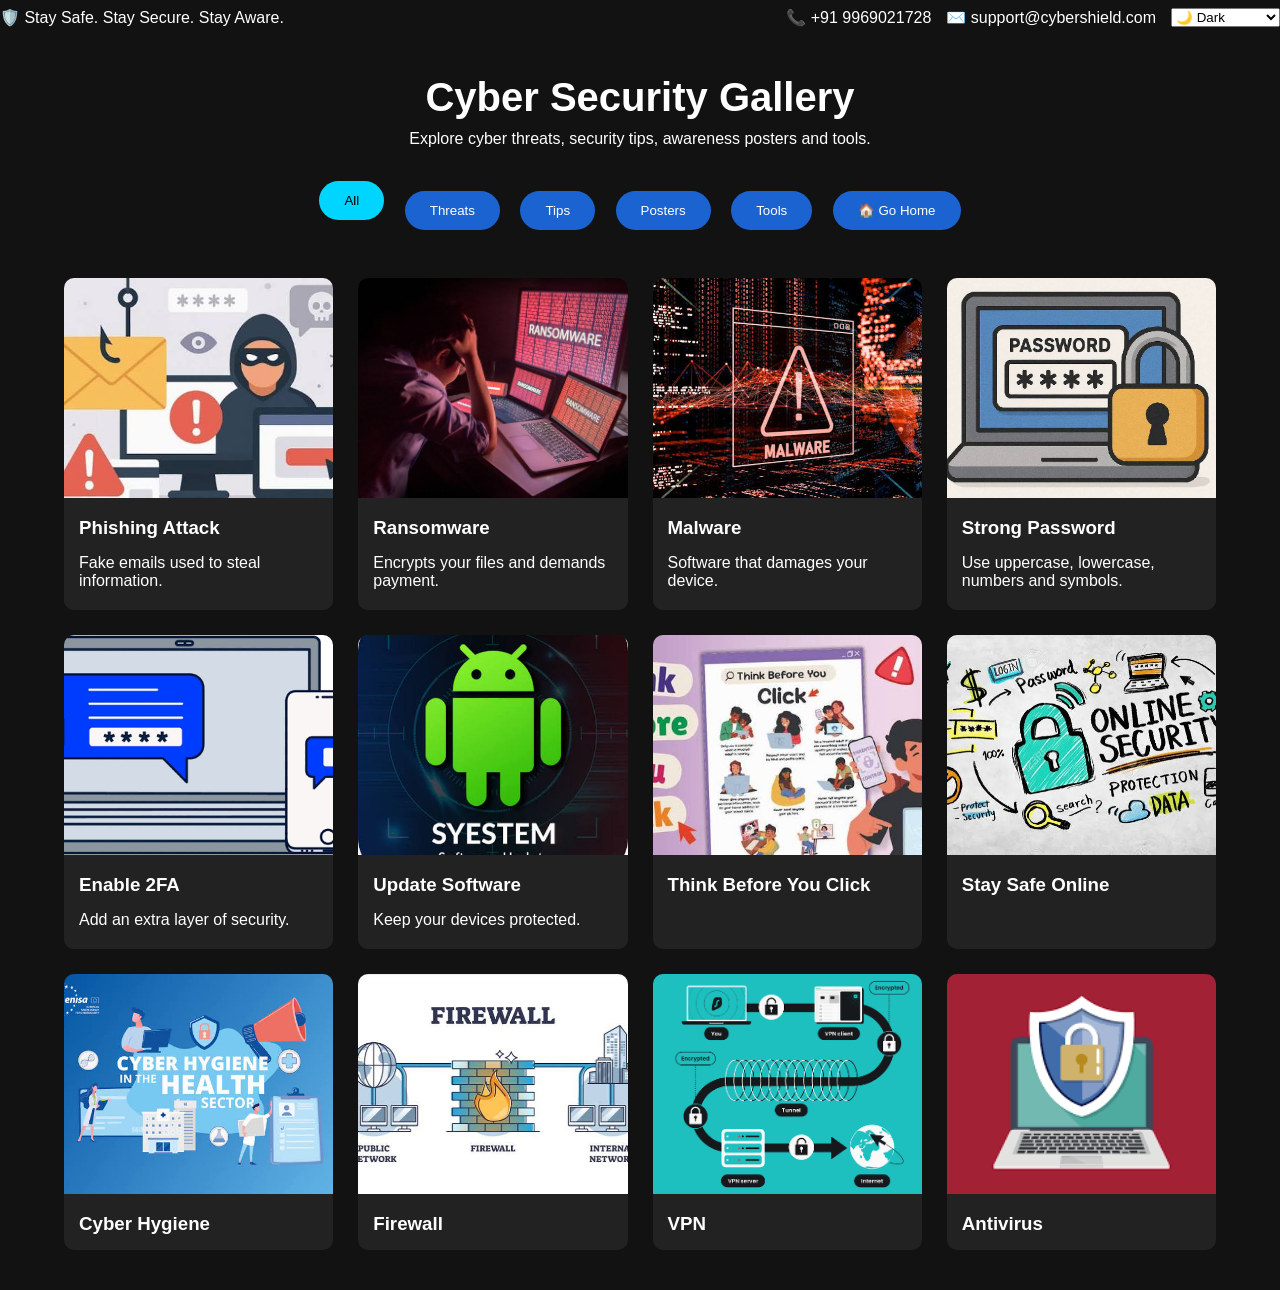
<file: gallery.html>
<!DOCTYPE html>
<html lang="en">
<head>
    <meta charset="UTF-8">
    <meta name="viewport" content="width=device-width, initial-scale=1.0">
    <title>Gallery(CyberXSheild)</title>
    <link rel="stylesheet" href="gallery.css">
     <link rel="icon" href="(CyberXSheild) logo.png">
    
</head>
<body>
<div class="header2">

        <div class="left1">
            <div>🛡️ Stay Safe. Stay Secure. Stay Aware.</div>
        </div>

        <div class="right1">

            <div>📞 +91 9969021728</div>

            <div>✉️ support@cybershield.com</div>

            <select class="theme" onchange="changetheme()">

                <option value="dark">🌙 Dark</option>
                <option value="blue">🔵 Cyber Blue</option>
                <option value="light">☀️ Light</option>
                <option value="matrix">🟢 Matrix</option>

            </select>

        </div>

    </div>
<section class="gallery-section">

    <h1>Cyber Security Gallery</h1>
    <p class="sub">
        Explore cyber threats, security tips, awareness posters and tools.
    </p>

    <!-- Filter Buttons -->

    <div class="buttons">
        <button class="active" onclick="filterSelection('all')">All</button>
        <button onclick="filterSelection('threat')">Threats</button>
        <button onclick="filterSelection('tips')">Tips</button>
        <button onclick="filterSelection('poster')">Posters</button>
        <button onclick="filterSelection('tools')">Tools</button>
       <button>  <a href="./index.html" style="text-decoration: none; color: white;"> 🏠 Go Home</a></button>
    </div>

    <!-- Gallery -->

    <div class="gallery">

        <div class="card threat">
            <img src="gallery1.png" onclick="openImage(this.src)">
            <h3>Phishing Attack</h3>
            <p>Fake emails used to steal information.</p>
        </div>

        <div class="card threat">
            <img src="gallery2.png" onclick="openImage(this.src)">
            <h3>Ransomware</h3>
            <p>Encrypts your files and demands payment.</p>
        </div>

        <div class="card threat">
            <img src="gallery3.png" onclick="openImage(this.src)">
            <h3>Malware</h3>
            <p>Software that damages your device.</p>
        </div>

        <div class="card tips">
            <img src="gallery4.png" onclick="openImage(this.src)">
            <h3>Strong Password</h3>
            <p>Use uppercase, lowercase, numbers and symbols.</p>
        </div>

        <div class="card tips">
            <img src="gallery5.png" onclick="openImage(this.src)">
            <h3>Enable 2FA</h3>
            <p>Add an extra layer of security.</p>
        </div>

        <div class="card tips">
            <img src="gallery7.png" onclick="openImage(this.src)">
            <h3>Update Software</h3>
            <p>Keep your devices protected.</p>
        </div>

        <div class="card poster">
            <img src="gallery6.png" onclick="openImage(this.src)">
            <h3>Think Before You Click</h3>
        </div>

        <div class="card poster">
            <img src="gallery8.png" onclick="openImage(this.src)">
            <h3>Stay Safe Online</h3>
        </div>

        <div class="card poster">
            <img src="gallery9.png" onclick="openImage(this.src)">
            <h3>Cyber Hygiene</h3>
        </div>

        <div class="card tools">
            <img src="gallery10.png" onclick="openImage(this.src)">
            <h3>Firewall</h3>
        </div>

        <div class="card tools">
            <img src="gallery11.png" onclick="openImage(this.src)">
            <h3>VPN</h3>
        </div>

        <div class="card tools">
            <img src="gallery12.png "onclick="openImage(this.src)">
            <h3>Antivirus</h3>
        </div>

    </div>

</section>

<script src="gallery.js"></script>
<script src="theme.js"></script>

</body>
</html>
</file>
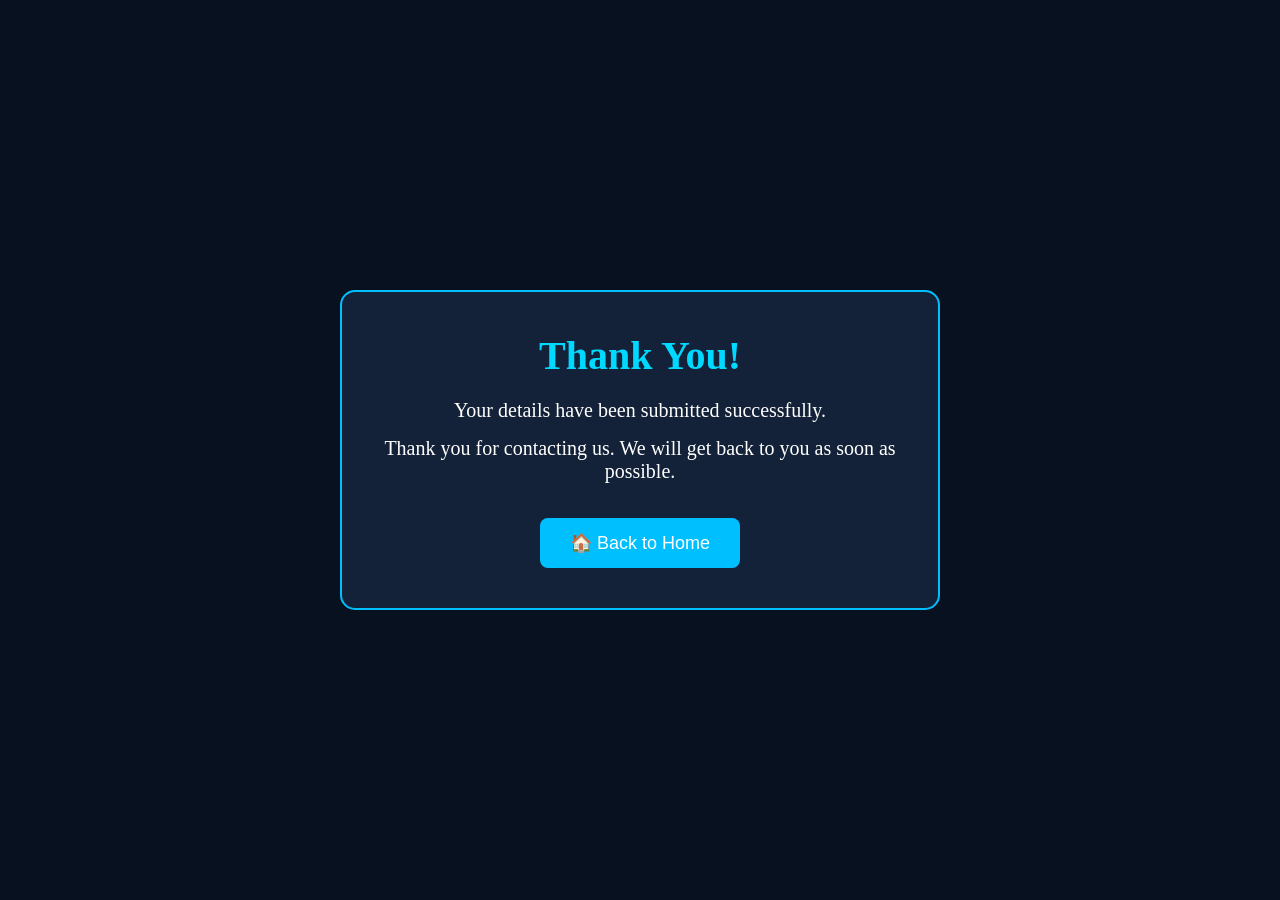
<file: lastpage.html>
<!DOCTYPE html>
<html lang="en">
<head>
    <meta charset="UTF-8">
    <meta name="viewport" content="width=device-width, initial-scale=1.0">
    <title>Thank(CyberXSheild)</title>
    <link rel="stylesheet" href="last.css">
     <link rel="icon" href="(CyberXSheild) logo.png">
</head>
<body>

    <div class="thank-you">
        <h1>Thank You!</h1>

        <p>
            Your details have been submitted successfully.
        </p>

        <p>
            Thank you for contacting us. We will get back to you as soon as possible.
        </p>

        <button onclick="window.location.href='index.html'">
          🏠 Back to Home
        </button>
    </div>

</body>
</html>
</file>
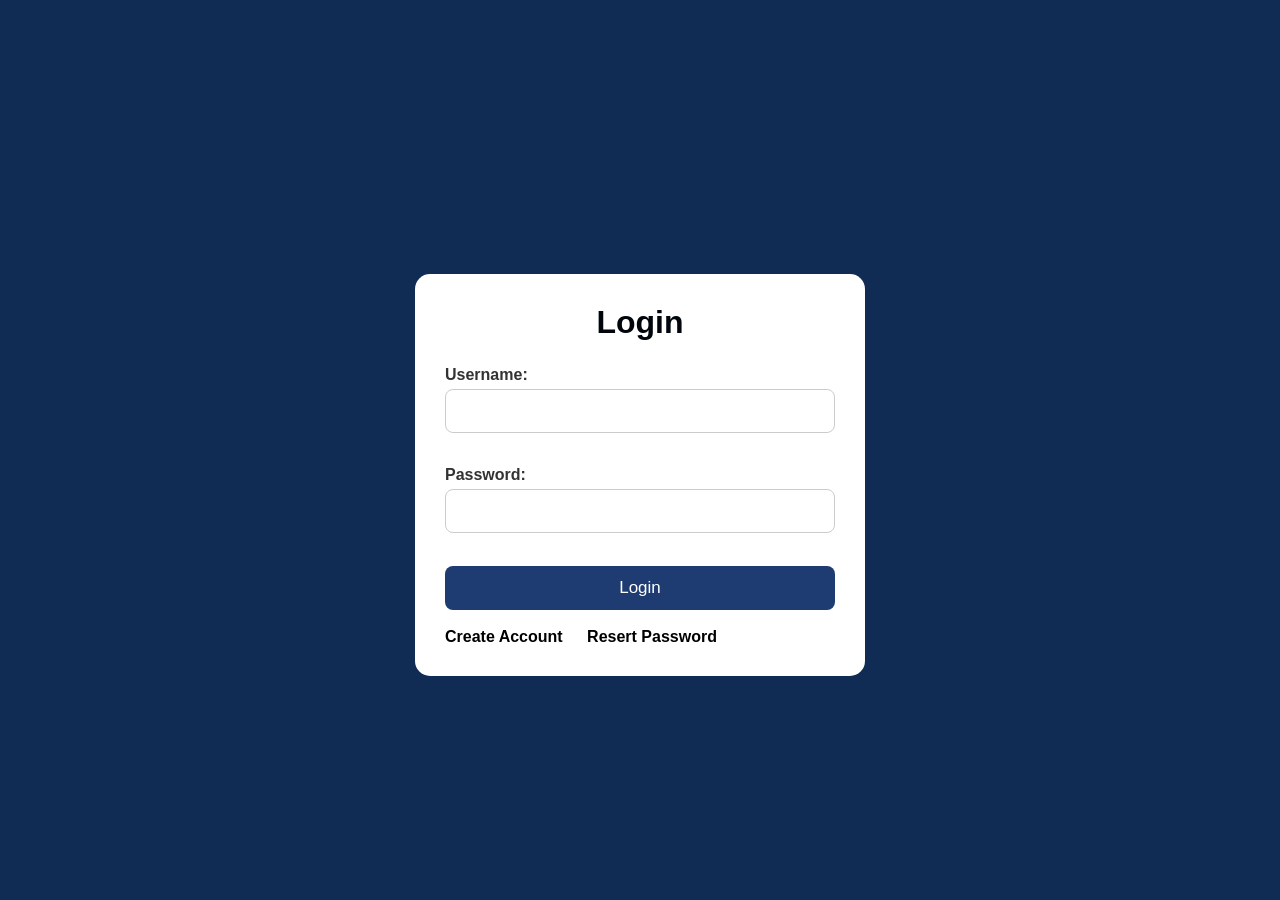
<file: login.html>
<!DOCTYPE html>
<html lang="en">
<head>
    <meta charset="UTF-8">
    <meta name="viewport" content="width=device-width, initial-scale=1.0">
    <title>Profile(CyberXSheild)</title>
    <link rel="stylesheet" href="./login.css">
      <link rel="icon" href="./(CyberXSheild) logo.png">
</head>
<body>
    <div class="container">

    <!-- Login Form -->
    <div id="loginBox">
        <h1>Login</h1>

       <label> Username:</label>
        <input type="text" id="user"><br><br>

        <label > Password:</label>
        <input type="password" id="pass"><br><br>

        <button onclick="login()">Login</button>

        <br><br>

        <a href="#" onclick="showRegister()">Create Account</a>
           <a href="#" onclick="reset()">Resert Password</a>
    </div>

    <!-- Register Form -->
    <div id="registerBox" style="display:none;">
        <h1>Create Account</h1>

       <label> Username:</label> 
        <input type="text" id="newUser"><br><br>

       <label> Password:</label> 
        <input type="password" id="newpass"><br><br>

      <label> Confirm Password:</label> 
        <input type="password" id="confirmpass"><br><br>
            <div>
        <label> Full Name:</label>
        <input type="text" id="names" placeholder="Enter your full name">
    </div>

    <br>

    <div>
        <label>Email:</label>
        <input type="email" id="emails" placeholder="Enter your email">
    </div>

    <br>

    <div>
        <label>Mobile Number:</label>
        <input type="tel" id="mobiles" placeholder="Enter your mobile number">
    </div>

    <br>

    <div>
        <label>Age:</label>
        <input type="number" id="ages" min="10" max="100" placeholder="Enter your age">
    </div>

    <br>

    <div>
        <label>Gender:</label>
        <select id="genders">
            <option value="">Select Gender</option>
            <option>Male</option>
            <option>Female</option>
            <option>Other</option>
        </select>
    </div>

    <br>

    <div>
        <label>College/School:</label>
        <input type="text" id="colleges" placeholder="Enter college name">
    </div>

    <br>

    <div>
        <label>Course:</label>
        <input type="text" id="courses" placeholder="e.g. B.Tech CSE">
    </div>

    <br>

    <div>
        <label>State:</label>
        <input type="text" id="states" placeholder="Enter your State">
    </div>

    <br>
    
    <div>
        <label>City:</label>
        <input type="text" id="citys" placeholder="Enter your city">
    </div>

    <br>

        <button onclick="create()">Create Account</button>

        <br><br>


    </div>
    <div id="resetBox" style="display:none;">
    <h1>Reset Password</h1>

    Username:
    <input type="text" id="resetUser"><br><br>

    New Password:
    <input type="password" id="resetPass"><br><br>

    Confirm Password:
    <input type="password" id="resetConfirm"><br><br>

    <button onclick="resetPassword()">Reset Password</button>

    <br><br>

  
</div>
<div id="Profile" style="display: none;">
<h1>User Profile</h1>

    <p><b>Username:</b> <span id="puser"></span></p>
    <p><b>Full Name:</b> <span id="pname"></span></p>
    <p><b>Email:</b> <span id="pemail"></span></p>
    <p><b>Mobile:</b> <span id="pmobile"></span></p>
    <p><b>Age:</b> <span id="page"></span></p>
    <p><b>Gender:</b> <span id="pgender"></span></p>
    <p><b>College:</b> <span id="pcollege"></span></p>
    <p><b>Course:</b> <span id="pcourse"></span></p>
    <p><b>State:</b> <span id="pstate"></span></p>
    <p><b>City:</b> <span id="pcity"></span></p>
    <button onclick="logout()">Logout</button>
    <button onclick="home()">Home</button>
</div>
</div>
    
</body>
<script src="./login.js"></script>
</html>
</file>
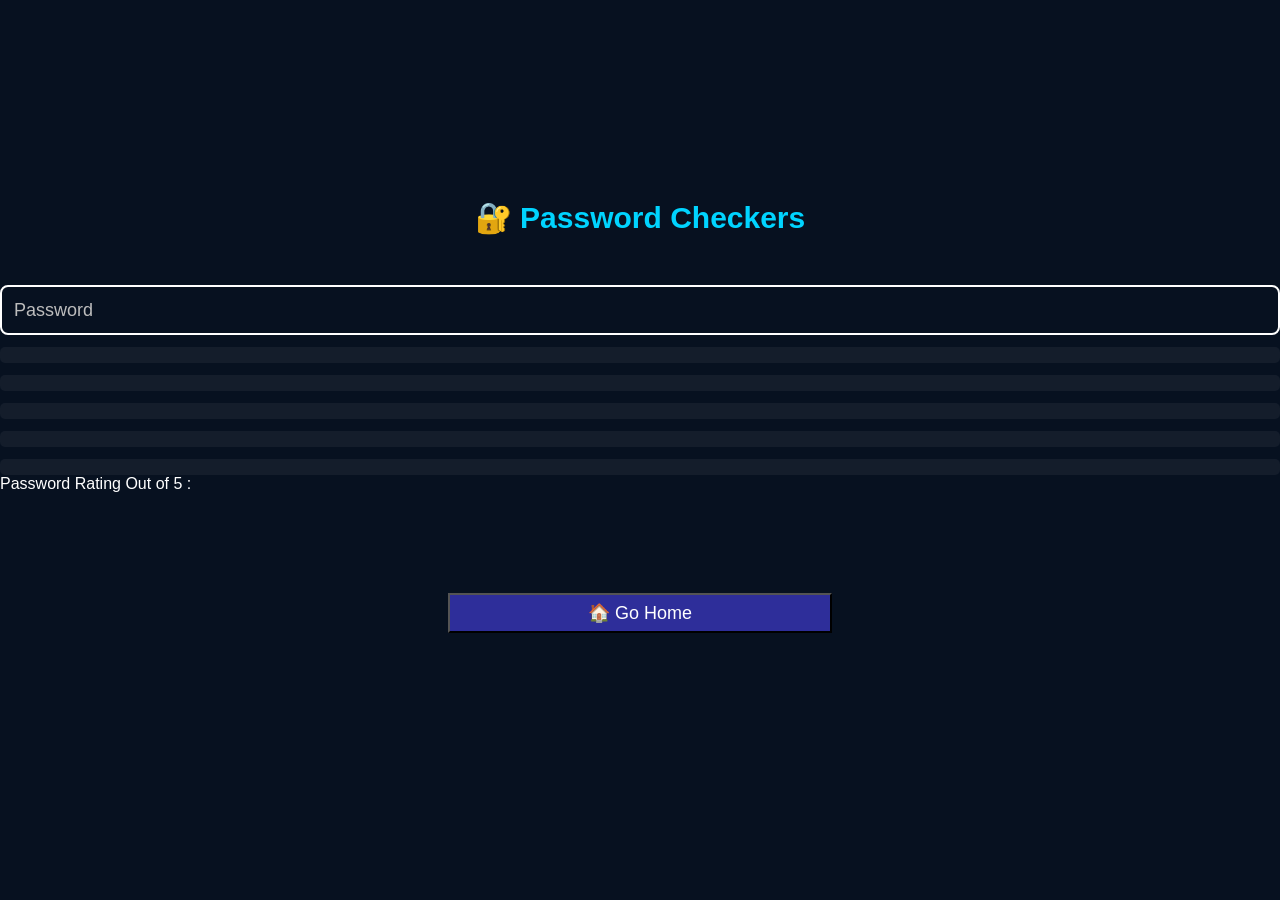
<file: pc.html>
<!DOCTYPE html>
<html lang="en">
<head>
    <meta charset="UTF-8">
    <meta name="viewport" content="width=device-width, initial-scale=1.0">
    <title>Password Checkers(CyberXSheild)</title>
    <link rel="stylesheet" href="./pc.css">
     <link rel="icon" href="./(CyberXSheild) logo.png">
</head>
<body>
    <h2 class="heading">🔐 Password Checkers</h2>

    <div style="display: flex;flex-direction: column;margin-top: 50px;">
        <input type="password" placeholder="Password" oninput="check()" id="password">
        <div id="len"> </div>
             <div id="upp"></div>
                  <div id="low"></div>
                       <div id="no"></div>
                            <div id="spe"></div>
                            Password Rating Out of 5 :<div id="score"></div>
                              <button   onclick="window.location.href='index.html'"
    style="width: 30%; margin-left: 35%;height: 40px;margin-top: 100px; 
    background-color: rgb(46, 46, 154); color: white;font-size: 18px;"
    > 🏠 Go Home</button>
    
</body>
<script src="./password.js"></script>
</html>
</file>
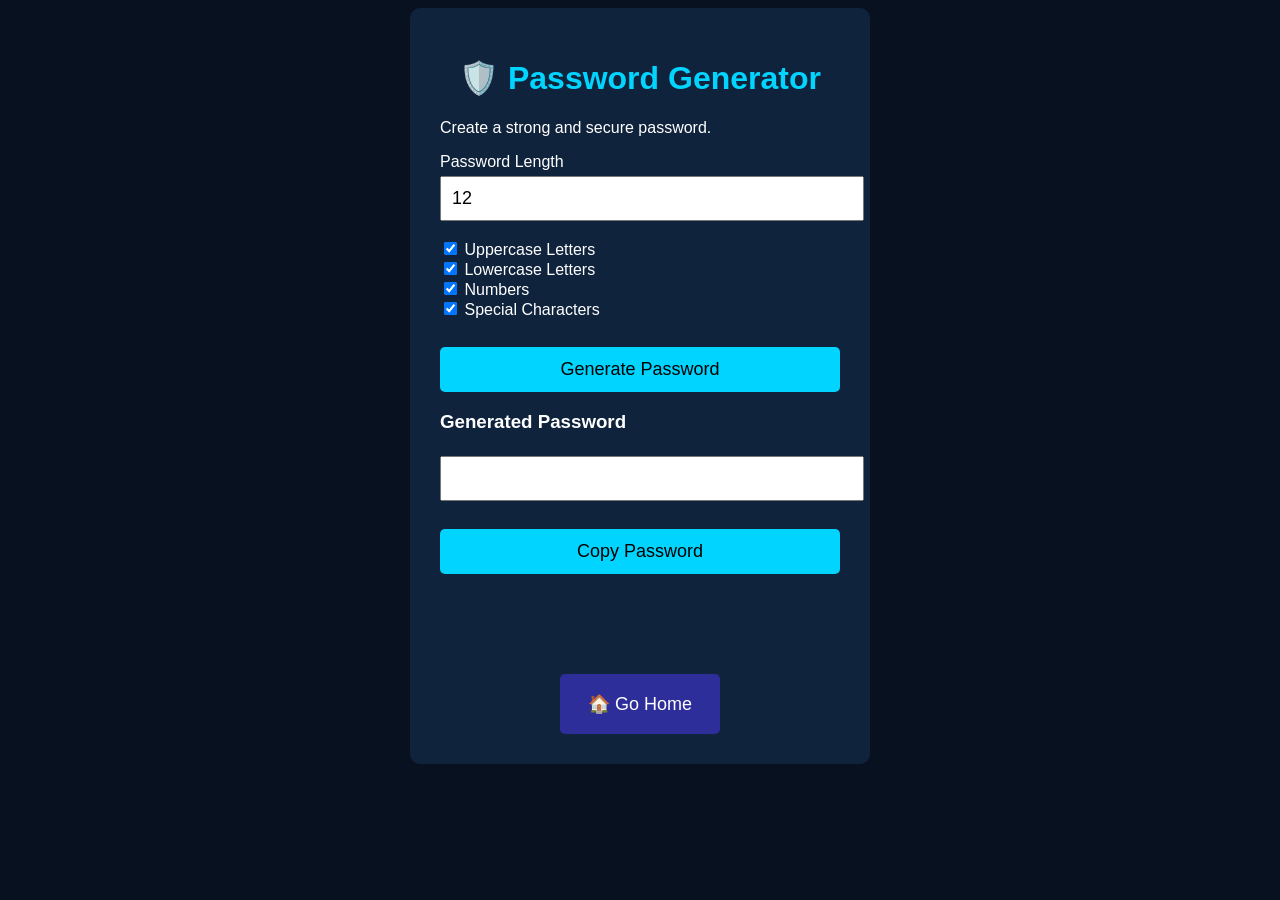
<file: pg.html>
<!DOCTYPE html>
<html lang="en">
<head>
    <meta charset="UTF-8">
    <meta name="viewport" content="width=device-width, initial-scale=1.0">
    <title>Password Generator(CyberXSheild)</title>
    <link rel="stylesheet" href="./pg.css">
     <link rel="icon" href="./(CyberXSheild) logo.png">
</head>
<body>

<div class="container">

    <h1>🛡️ Password Generator</h1>

    <p>Create a strong and secure password.</p>

    <label>Password Length</label>
    <input type="number" id="length" min="8" max="30" value="12">

    <br><br>

    <input type="checkbox" id="upper" checked>
    <label for="upper">Uppercase Letters</label><br>

    <input type="checkbox" id="lower" checked>
    <label for="lower">Lowercase Letters</label><br>

    <input type="checkbox" id="number" checked>
    <label for="number">Numbers</label><br>

    <input type="checkbox" id="special" checked>
    <label for="special">Special Characters</label><br><br>

    <button onclick="generatePassword()">Generate Password</button>

    <h3>Generated Password</h3>

    <input type="text" id="result" readonly>

    <br><br>

    <button onclick="copyPassword()">Copy Password</button>


            <button   onclick="window.location.href='index.html'"
    style="width: 40%; margin-left: 30%;height: 60px;margin-top: 100px; 
    background-color: rgb(46, 46, 154); color: white;font-size: 18px;"
    > 🏠 Go Home</button>
</div>
<script src="./passgenrator.js"></script>

</body>
</html>
</file>
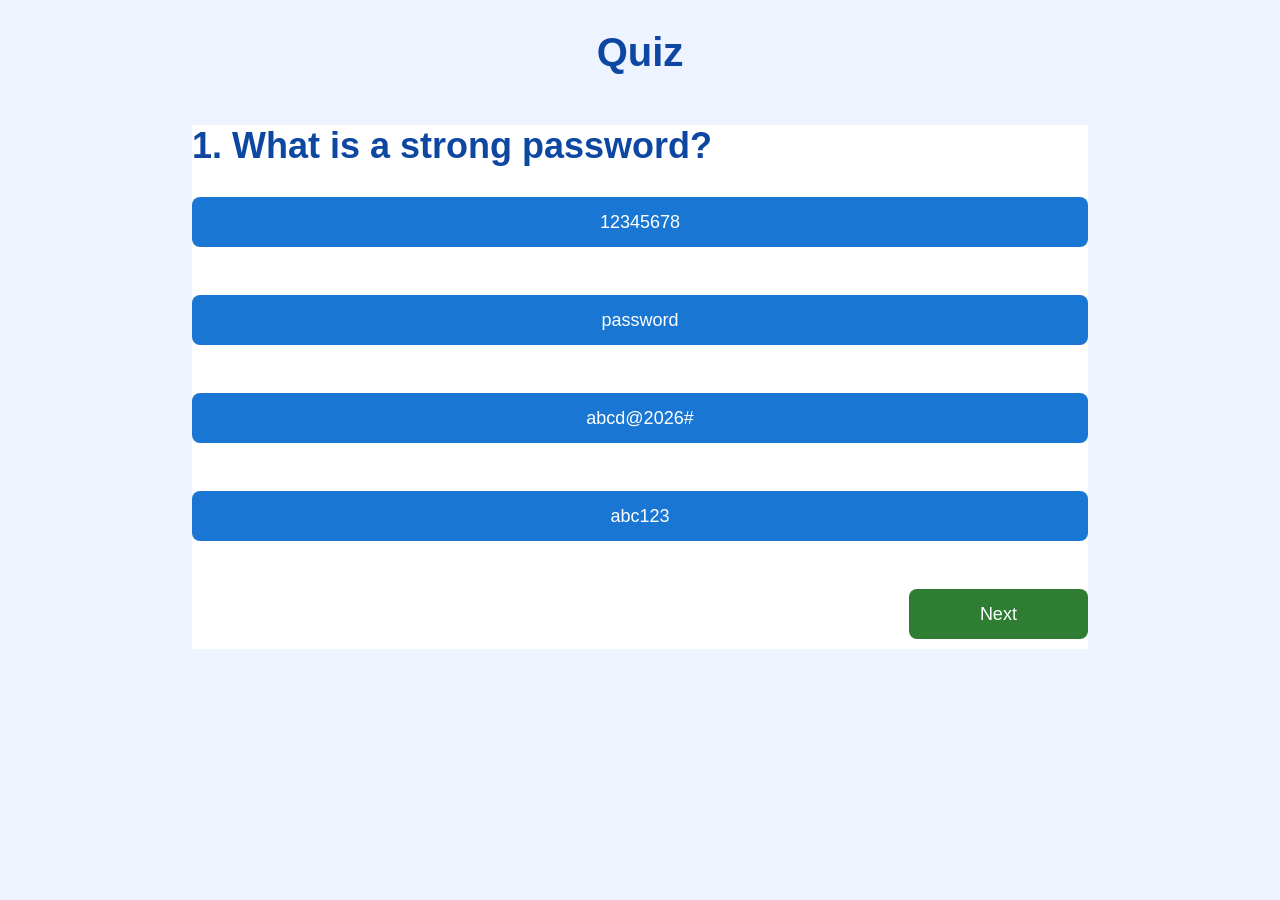
<file: quiz.html>
<!DOCTYPE html>
<html lang="en">
<head>
    <meta charset="UTF-8">
    <meta name="viewport" content="width=device-width, initial-scale=1.0">
    <title>Quiz(CyberXSheild)</title>
    <link rel="stylesheet" href="./quizres.css">
     <link rel="icon" href="./(CyberXSheild) logo.png">
</head>
<body>
   <h1> <center> Quiz</center></h1>
    
<div class="question">
    <h2>1. What is a strong password?</h2>

    <button onclick="check(false)">12345678</button><br><br>
    <button onclick="check(false)">password</button><br><br>
    <button onclick="check(true)">abcd@2026#</button><br><br>
    <button onclick="check(false)">abc123</button><br><br>

    <button onclick="next()" class="next">Next</button>
</div>

<div class="question" style="display:none;">
    <h2>2. What does HTTPS stand for?</h2>

    <button onclick="check(true)">HyperText Transfer Protocol Secure</button><br><br>
    <button onclick="check(false)">HyperText Transfer Public Server</button><br><br>
    <button onclick="check(false)">High Transfer Protocol Secure</button><br><br>
    <button onclick="check(false)">Hyper Transfer Text System</button><br><br>

    <button onclick="next()"class="next">Next</button>
</div>

<div class="question" style="display:none;">
    <h2>3. Which of the following is an example of phishing?</h2>

    <button onclick="check(true)">Fake email asking for your bank password</button><br><br>
    <button onclick="check(false)">Updating your phone</button><br><br>
    <button onclick="check(false)">Installing antivirus</button><br><br>
    <button onclick="check(false)">Changing password</button><br><br>

    <button onclick="next()"class="next">Next</button>
</div>

      <div class="question" style="display:none;">
    <h2>4. Which of the following should you never share?</h2>

    <button onclick="check(false)">Username</button><br><br>
    <button onclick="check(true)">OTP</button><br><br>
    <button onclick="check(false)">Nickname</button><br><br>
    <button onclick="check(false)">Hobby</button><br><br>

    <button onclick="next()"class="next">Next</button>
</div>

<div class="question" style="display:none;">
    <h2>5. Which software protects your computer from viruses?</h2>

    <button onclick="check(false)">MS Word</button><br><br>
    <button onclick="check(true)">Antivirus</button><br><br>
    <button onclick="check(false)">Paint</button><br><br>
    <button onclick="check(false)">Calculator</button><br><br>

    <button onclick="next()"class="next">Next</button>
</div>

<div class="question" style="display:none;">
    <h2>6. What is malware?</h2>

    <button onclick="check(false)">Hardware</button><br><br>
    <button onclick="check(true)">Harmful software</button><br><br>
    <button onclick="check(false)">Web Browser</button><br><br>
    <button onclick="check(false)">Search Engine</button><br><br>

    <button onclick="next()"class="next">Next</button>
</div>

<div class="question" style="display:none;">
    <h2>7. Which of the following is malware?</h2>

    <button onclick="check(false)">Keyboard</button><br><br>
    <button onclick="check(false)">Monitor</button><br><br>
    <button onclick="check(true)">Trojan</button><br><br>
    <button onclick="check(false)">Printer</button><br><br>

    <button onclick="next()"class="next">Next</button>
</div>

<div class="question" style="display:none;">
    <h2>8. What is the safest password?</h2>

    <button onclick="check(false)">123456</button><br><br>
    <button onclick="check(false)">password</button><br><br>
    <button onclick="check(true)">MyDog@2026!</button><br><br>
    <button onclick="check(false)">qwerty</button><br><br>

    <button onclick="next()"class="next">Next</button>
</div>

<div class="question" style="display:none;">
    <h2>9. Why should you update your software?</h2>

    <button onclick="check(false)">To slow the computer</button><br><br>
    <button onclick="check(true)">To improve security and fix bugs</button><br><br>
    <button onclick="check(false)">To waste time</button><br><br>
    <button onclick="check(false)">No reason</button><br><br>

    <button onclick="next()"class="next">Next</button>
</div>

<div class="question" style="display:none;">
    <h2>10. What does 2FA stand for?</h2>

    <button onclick="check(true)">Two-Factor Authentication</button><br><br>
    <button onclick="check(false)">Two Fast Access</button><br><br>
    <button onclick="check(false)">Two File Access</button><br><br>
    <button onclick="check(false)">Two Form Authentication</button><br><br>
   <button onclick="next()"class="next">Finish</button>
</div>
    <h2 id="result" style="display:none;"></h2> 
<button
    id="homeBtn"
    onclick="window.location.href='index.html'"
    style="display:none; width:30%; margin-left:35%; background-color:green; height:50px; margin-top: 100px;color: white; font-size: 18px;">
    🏠 Go Home
</button>

</body>
<script src="./quizans.js"></script>
</html>
</file>
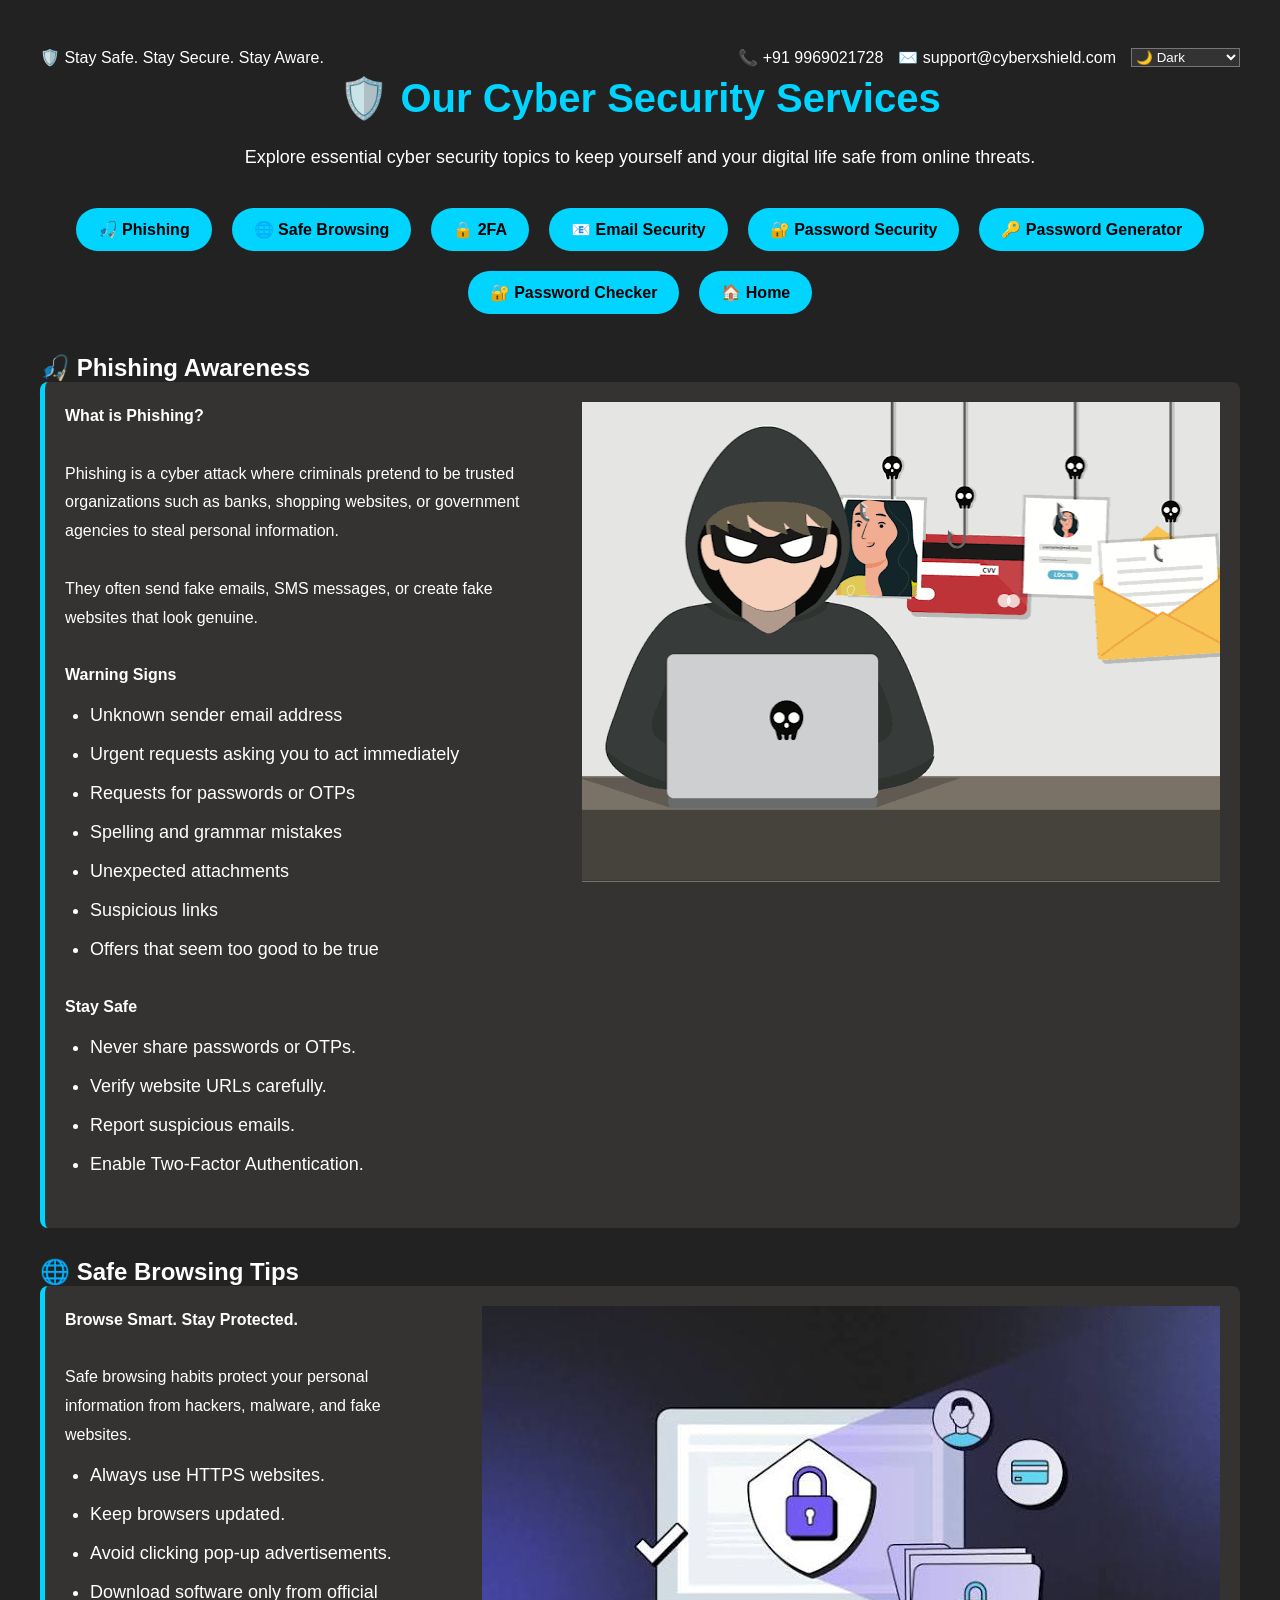
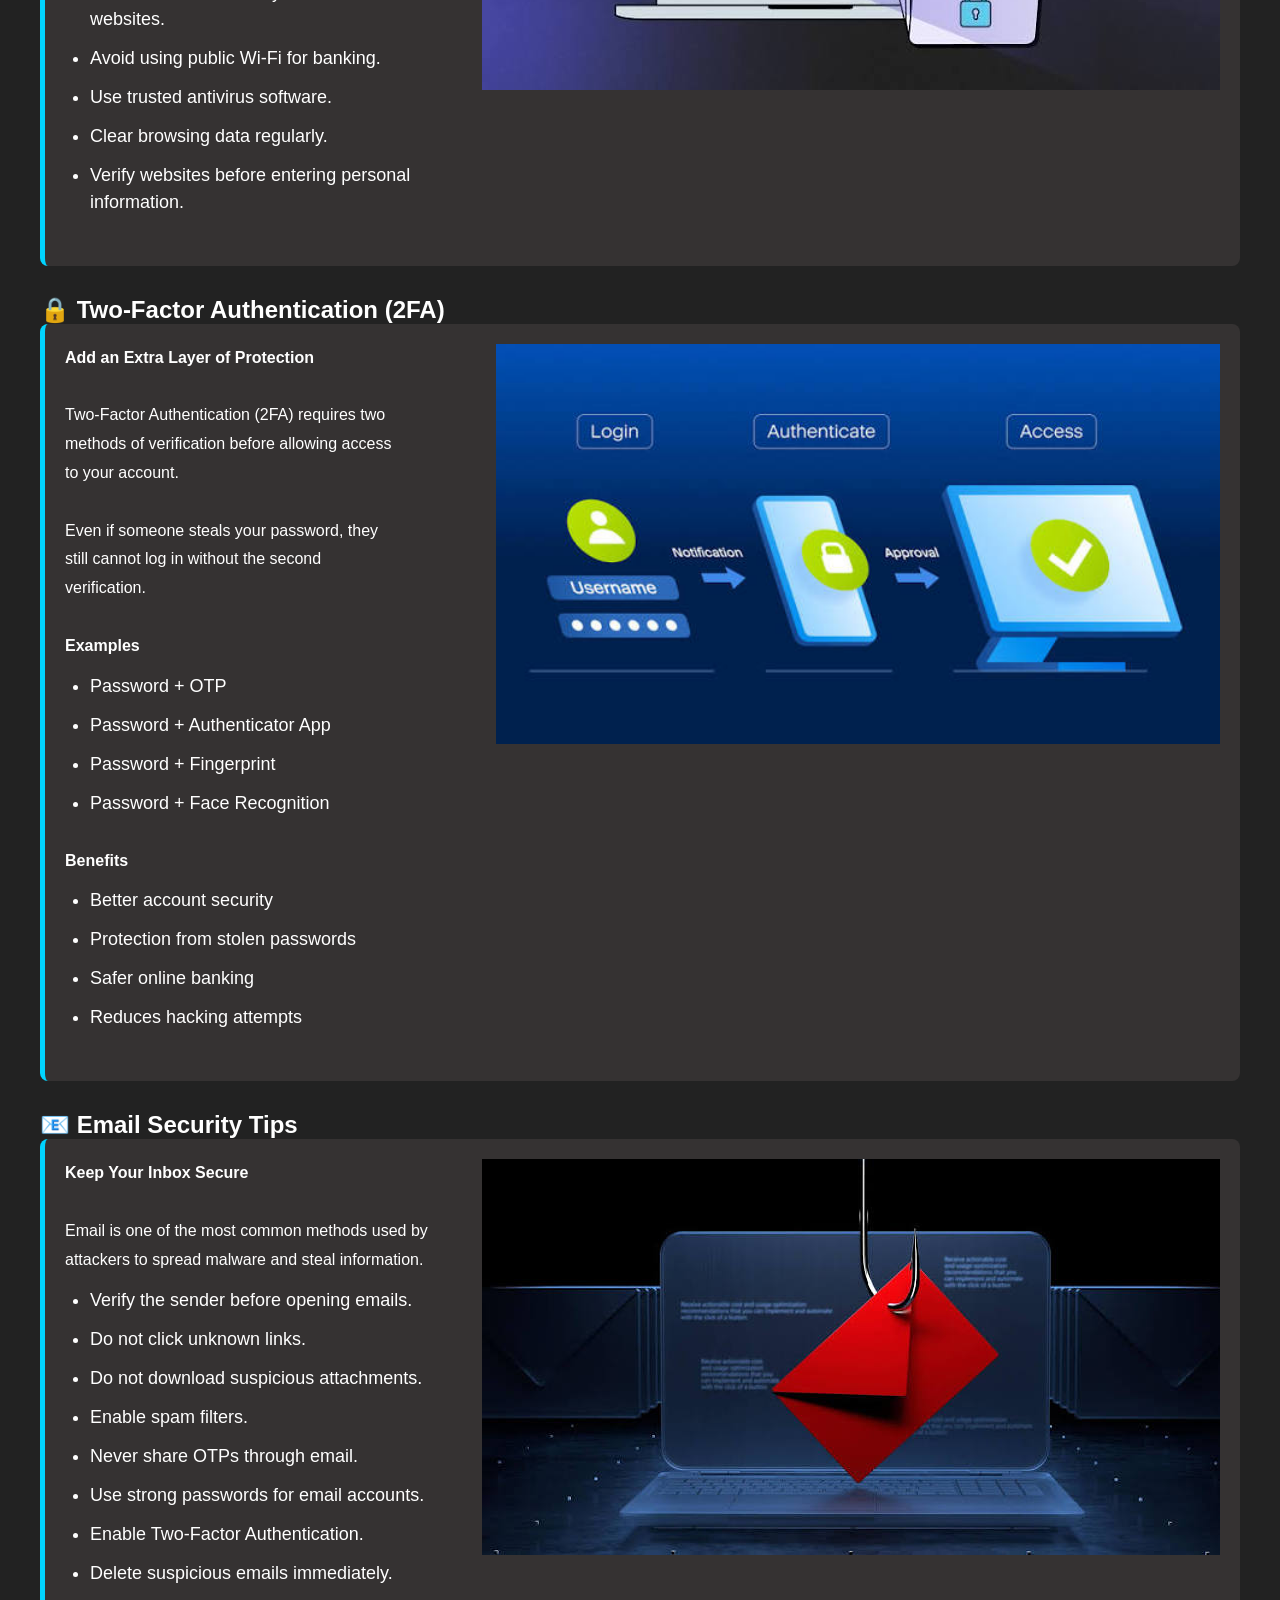
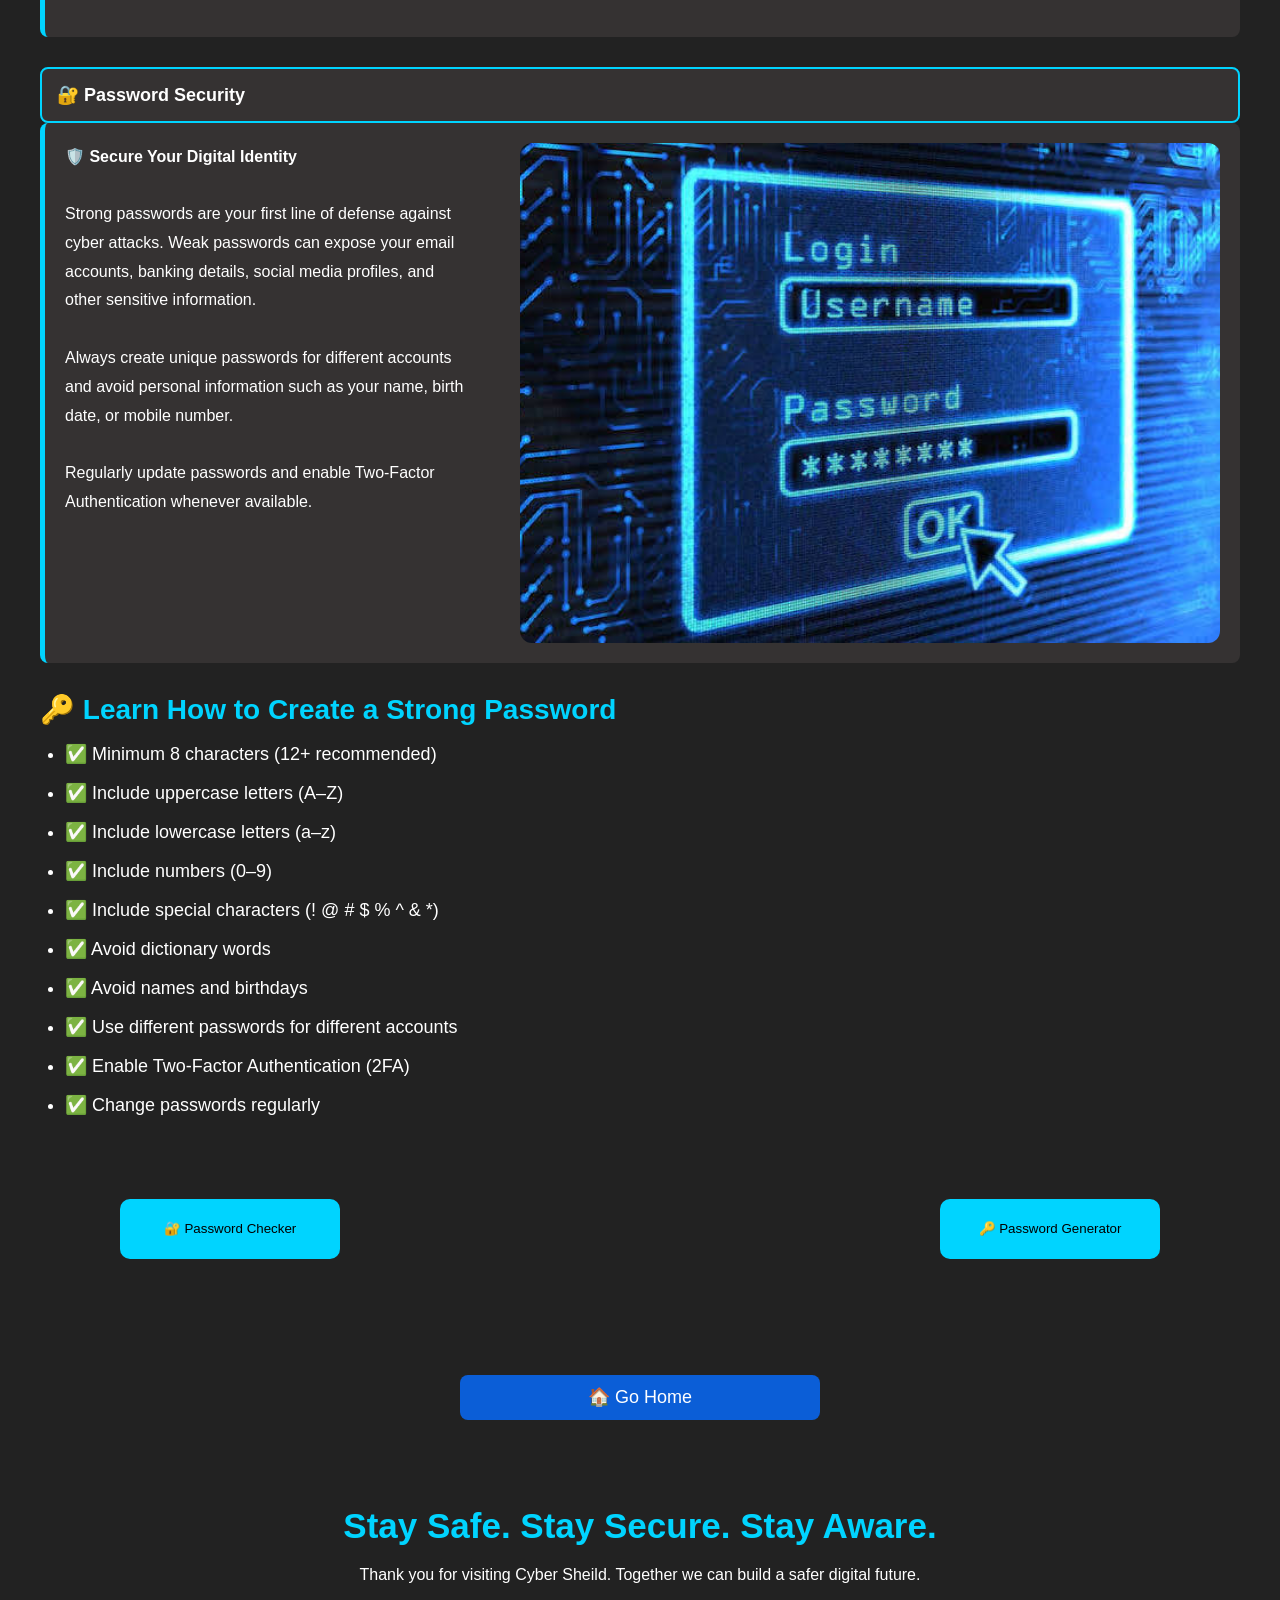
<file: services.html>
<!DOCTYPE html>
<html lang="en">

<head>
    <meta charset="UTF-8">
    <meta name="viewport" content="width=device-width, initial-scale=1.0">

    <title>Services(CyberXShield)</title>

    <link rel="stylesheet" href="service.css">
    <link rel="stylesheet" href="imgslide.css">
    <link rel="stylesheet" href="theme.css">

    <link rel="icon" href="(CyberXSheild) logo.png">

    <style>
        html {
            scroll-behavior: smooth;
        }
    </style>
</head>

<body>

    <!-- Top Header -->

    <div class="header2">

        <div class="left1">
            <div>🛡️ Stay Safe. Stay Secure. Stay Aware.</div>
        </div>

        <div class="right1">

            <div>📞 +91 9969021728</div>

            <div>✉️ support@cyberxshield.com</div>

            <select class="theme" onchange="changetheme()">

                <option value="dark">🌙 Dark</option>
                <option value="blue">🔵 Cyber Blue</option>
                <option value="light">☀️ Light</option>
                <option value="matrix">🟢 Matrix</option>

            </select>

        </div>

    </div>

    <!-- Heading -->

    <h1 style="text-align:center;">🛡️ Our Cyber Security Services</h1>

    <p style="text-align:center;font-size:18px;">
        Explore essential cyber security topics to keep yourself and your digital
        life safe from online threats.
    </p>

    <!-- Navigation -->

    <div class="service-nav">

        <a href="#phishing">🎣 Phishing</a>

        <a href="#browsing">🌐 Safe Browsing</a>

        <a href="#tfa">🔒 2FA</a>

        <a href="#email">📧 Email Security</a>

        <a href="#password">🔐 Password Security</a>

        <a href="pg.html">🔑 Password Generator</a>

        <a href="pc.html">🔐 Password Checker</a>

        <a href="index.html">🏠 Home</a>

    </div>

    <!-- ================================================= -->

    <!-- PHISHING -->

    <h2 id="phishing">🎣 Phishing Awareness</h2>

    <div class="intro">

        <div class="left2">

            <strong>What is Phishing?</strong>

            <br><br>

            Phishing is a cyber attack where criminals pretend to be trusted
            organizations such as banks, shopping websites, or government
            agencies to steal personal information.

            <br><br>

            They often send fake emails, SMS messages, or create fake websites
            that look genuine.

            <br><br>

            <strong>Warning Signs</strong>

            <ul>

                <li>Unknown sender email address</li>

                <li>Urgent requests asking you to act immediately</li>

                <li>Requests for passwords or OTPs</li>

                <li>Spelling and grammar mistakes</li>

                <li>Unexpected attachments</li>

                <li>Suspicious links</li>

                <li>Offers that seem too good to be true</li>

            </ul>

            <strong>Stay Safe</strong>

            <ul>

                <li>Never share passwords or OTPs.</li>

                <li>Verify website URLs carefully.</li>

                <li>Report suspicious emails.</li>

                <li>Enable Two-Factor Authentication.</li>

            </ul>

        </div>

        <div class="right2">

            <img src="p3.png" alt="Phishing Awareness">

        </div>

    </div>

    <!-- ================================================= -->

    <!-- SAFE BROWSING -->

    <h2 id="browsing">🌐 Safe Browsing Tips</h2>

    <div class="intro">

        <div class="left2">

            <strong>Browse Smart. Stay Protected.</strong>

            <br><br>

            Safe browsing habits protect your personal information from hackers,
            malware, and fake websites.

            <ul>

                <li>Always use HTTPS websites.</li>

                <li>Keep browsers updated.</li>

                <li>Avoid clicking pop-up advertisements.</li>

                <li>Download software only from official websites.</li>

                <li>Avoid using public Wi-Fi for banking.</li>

                <li>Use trusted antivirus software.</li>

                <li>Clear browsing data regularly.</li>

                <li>Verify websites before entering personal information.</li>

            </ul>

        </div>

        <div class="right2">

            <img src="s.png" alt="Safe Browsing">

        </div>

    </div>
    <!-- ================================================= -->

    <!-- TWO FACTOR AUTHENTICATION -->

    <h2 id="tfa">🔒 Two-Factor Authentication (2FA)</h2>

    <div class="intro">

        <div class="left2">

            <strong>Add an Extra Layer of Protection</strong>

            <br><br>

            Two-Factor Authentication (2FA) requires two methods of verification
            before allowing access to your account.

            <br><br>

            Even if someone steals your password, they still cannot log in
            without the second verification.

            <br><br>

            <strong>Examples</strong>

            <ul>

                <li>Password + OTP</li>

                <li>Password + Authenticator App</li>

                <li>Password + Fingerprint</li>

                <li>Password + Face Recognition</li>

            </ul>

            <strong>Benefits</strong>

            <ul>

                <li>Better account security</li>

                <li>Protection from stolen passwords</li>

                <li>Safer online banking</li>

                <li>Reduces hacking attempts</li>

            </ul>

        </div>

        <div class="right2">

            <img src="2fa.png" alt="Two-Factor Authentication"
                style="height:400px; margin-left:50px;">

        </div>

    </div>

    <!-- ================================================= -->

    <!-- EMAIL SECURITY -->

    <h2 id="email">📧 Email Security Tips</h2>

    <div class="intro">

        <div class="left2">

            <strong>Keep Your Inbox Secure</strong>

            <br><br>

            Email is one of the most common methods used by attackers to spread
            malware and steal information.

            <ul>

                <li>Verify the sender before opening emails.</li>

                <li>Do not click unknown links.</li>

                <li>Do not download suspicious attachments.</li>

                <li>Enable spam filters.</li>

                <li>Never share OTPs through email.</li>

                <li>Use strong passwords for email accounts.</li>

                <li>Enable Two-Factor Authentication.</li>

                <li>Delete suspicious emails immediately.</li>

            </ul>

        </div>

        <div class="right2">

            <img src="p1.png" alt="Email Security">

        </div>

    </div>

    <!-- ================================================= -->

    <!-- PASSWORD SECURITY -->

    <h2 id="password">🔐 Password Security</h2>

    <div class="intro">

        <div class="left2">

            <strong>🛡️ Secure Your Digital Identity</strong>

            <br><br>

            Strong passwords are your first line of defense against cyber
            attacks. Weak passwords can expose your email accounts,
            banking details, social media profiles, and other
            sensitive information.

            <br><br>

            Always create unique passwords for different accounts
            and avoid personal information such as your name,
            birth date, or mobile number.

            <br><br>

            Regularly update passwords and enable
            Two-Factor Authentication whenever available.

        </div>

        <div class="right2">

            <div class="slider">

                <img class="slide" src="service.1.jpg" alt="Strong Password 1">

                <img class="slide" src="service.2.jpg" alt="Strong Password 2">

                <img class="slide" src="service.3.jpg" alt="Strong Password 3">

                <img class="slide" src="service 4.jpg" alt="Strong Password 4">

                <img class="slide" src="service 5.jpg" alt="Strong Password 5">

                <img class="slide" src="service 6.jpg" alt="Strong Password 6">

            </div>

        </div>

    </div>
        <!-- ================================================= -->

    <!-- PASSWORD TIPS -->

    <h2 class="heading">🔑 Learn How to Create a Strong Password</h2>

    <ul>

        <li>✅ Minimum 8 characters (12+ recommended)</li>

        <li>✅ Include uppercase letters (A–Z)</li>

        <li>✅ Include lowercase letters (a–z)</li>

        <li>✅ Include numbers (0–9)</li>

        <li>✅ Include special characters (! @ # $ % ^ & *)</li>

        <li>✅ Avoid dictionary words</li>

        <li>✅ Avoid names and birthdays</li>

        <li>✅ Use different passwords for different accounts</li>

        <li>✅ Enable Two-Factor Authentication (2FA)</li>

        <li>✅ Change passwords regularly</li>

    </ul>

    <!-- PASSWORD TOOLS -->

    <div class="pas_ser">

        <button onclick="window.location.href='pc.html'">
            🔐 Password Checker
        </button>

        <button onclick="window.location.href='pg.html'">
            🔑 Password Generator
        </button>

    </div>

    <br><br>

    <!-- HOME BUTTON -->

    <button onclick="window.location.href='index.html'"
        style="width:30%;
               margin-left:35%;
               height:45px;
               background:#0b5ed7;
               color:white;
               font-size:18px;
               border:none;
               border-radius:8px;
               cursor:pointer;">

        🏠 Go Home

    </button>

    <br><br><br>

    <!-- FOOTER -->

    <footer>

        <h2>Stay Safe. Stay Secure. Stay Aware.</h2>

<p>

Thank you for visiting Cyber Sheild.

Together we can build a safer digital future.

</p>

    </footer>

    <!-- JavaScript -->

    <script src="slide_show.js"></script>

    <script src="theme.js"></script>

</body>

</html>
</file>
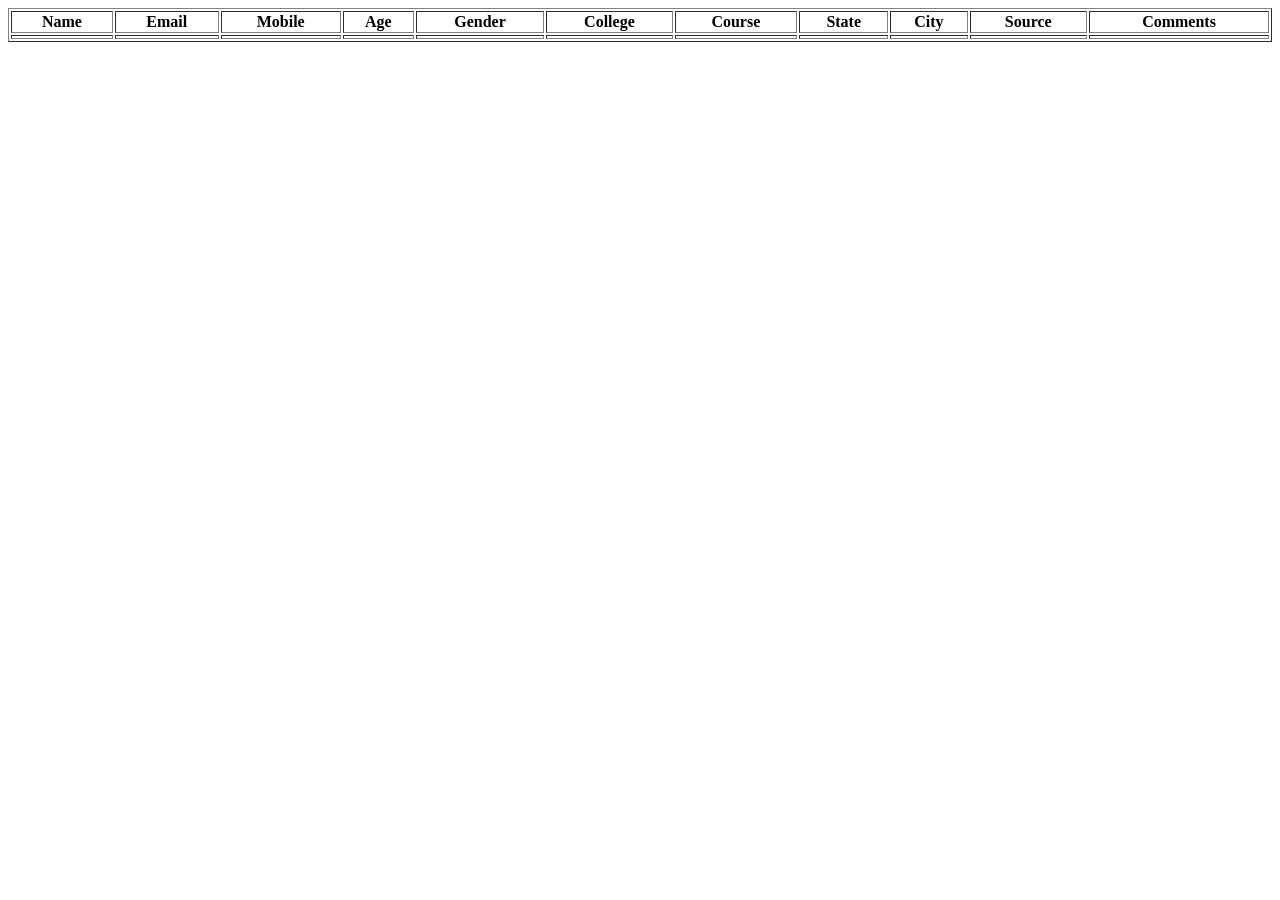
<file: UserDetailsSave.html>
<!DOCTYPE html>
<html lang="en">
<head>
    <meta charset="UTF-8">
    <meta name="viewport" content="width=device-width, initial-scale=1.0">
    <title>Contacts Details</title>
</head>
<body>
  <table border="1" style="height: 100%;width: 100%; align-items: center;text-align: center;">
    <tr>
        <th>Name</th>
        <th>Email</th>
        <th>Mobile</th>
        <th>Age</th>
        <th>Gender</th>
        <th>College</th>
        <th>Course</th>
        <th>State</th>
        <th>City</th>
        <th>Source</th>
        <th>Comments</th>
    </tr>

    <tr>
        <td id="showName"></td>
        <td id="showEmail"></td>
        <td id="showMobile"></td>
        <td id="showAge"></td>
        <td id="showGender"></td>
        <td id="showCollege"></td>
        <td id="showCourse"></td>
        <td id="showState"></td>
        <td id="showCity"></td>
        <td id="showSource"></td>
        <td id="showComments"></td>
    </tr>
</table>
</body>
<script src="save.js"></script>
</html>
</file>
<file: style.css>
/* ==========================
   Global
========================== */

*{
    margin:0;
    padding:0;
    box-sizing:border-box;
}

html{
    scroll-behavior:smooth;
}

body{
    font-family:Arial, Helvetica, sans-serif;
    overflow-x:hidden;
}

/* ==========================
   Header
========================== */

.header{
    width:100%;
    min-height:40px;
    display:flex;
    justify-content:space-between;
    align-items:center;
    padding:8px 25px;
    flex-wrap:wrap;
    gap:10px;
    transition:.4s;
}

.left{
    display:flex;
    align-items:center;
    font-size:15px;
    font-weight:bold;
}

.right{
    display:flex;
    align-items:center;
    gap:15px;
    flex-wrap:wrap;
}

.theme{
    width:120px;
    height:32px;
    border:none;
    outline:none;
    cursor:pointer;
    border-radius:5px;
}

/* ==========================
   Navbar
========================== */

.nav{
    width:100%;
    display:flex;
    justify-content:space-between;
    align-items:center;
    padding:15px 25px;
    flex-wrap:wrap;
    gap:20px;
}

.logo img{
    width:220px;
    max-width:100%;
    height:auto;
}

nav{
    display:flex;
    justify-content:center;
    align-items:center;
    gap:22px;
    flex:1;
    flex-wrap:wrap;
}

nav a{
    text-decoration:none;
    font-size:18px;
    position:relative;
    transition:.3s;
    white-space:nowrap;
}

nav a::after{
    content:"";
    position:absolute;
    left:0;
    bottom:-6px;
    width:0;
    height:3px;
    background:#1E90FF;
    transition:.3s;
}

nav a:hover::after{
    width:100%;
}


/* ==========================
   Hero Section
========================== */

.main{
    width:100%;
    display:flex;
    justify-content:space-between;
    align-items:center;
    gap:40px;
    padding:50px 30px;
    flex-wrap:wrap;
}

.l{
    flex:1;
    min-width:320px;
}

.r{
    flex:1;
    min-width:320px;
    display:flex;
    justify-content:center;
    align-items:center;
}

.subtitle{
    font-size:20px;
    letter-spacing:2px;
    margin-bottom:20px;
}

.title{
    font-size:60px;
    line-height:70px;
    margin-bottom:20px;
}

.title span{
    color:#1E90FF;
}

.text{
    font-size:22px;
    line-height:35px;
    margin-top:15px;
}

/* ==========================
   Buttons
========================== */

.btn{
    width:180px;
    height:55px;
    border:none;
    border-radius:8px;
    font-size:18px;
    margin-top:30px;
    cursor:pointer;
    transition:.3s;
}

.btn:hover{
    transform:translateY(-8px);
}

.exa{
    background:#1E90FF;
    color:white;
}

.lm{
    background:#1E90FF;
    color:white;
    margin-left:15px;
}

.btn a{
    text-decoration:none;
    color:white;
    display:block;
    width:100%;
    height:100%;
    line-height:55px;
}

/* ==========================
   Image Slider
========================== */

.slider{
    width:100%;
    max-width:650px;
    height:420px;
    overflow:hidden;
    border-radius:12px;
    box-shadow:0 5px 15px rgba(0,0,0,.3);
}

.slide{
    width:100%;
    height:100%;
    object-fit:cover;
    display:none;
}

.slide.active{
    display:block;
}
/* ==========================
   Search Box
========================== */

.search-box{
    width:100%;
    text-align:center;
    padding:20px;
}

#search{
    width:60%;
    max-width:600px;
    min-width:250px;
    height:50px;
    border:2px solid #1E90FF;
    border-radius:30px;
    outline:none;
    text-align:center;
    font-size:16px;
    padding:0 20px;
}

#search:focus{
    border-color:#030d07;
}

#result{
    margin-top:15px;
    font-size:18px;
}

#result a{
    text-decoration:none;
    color:white;
    display:block;
    margin:8px 0;
}

#result a:hover{
    color:#1E90FF;
}

body.light-mode #result a{
    color:black;
}

body.light-mode #result a:hover{
    color:#2835bd;
}

/* ==========================
   Statistics
========================== */

.stats{
    width:100%;
  display:grid;
       grid-template-columns:repeat(4,1fr);
    gap:25px;
    justify-content:center;
    align-items:center;

    padding:60px 8%;
}

.userss{
     background:#0d1f38;
    border-radius:12px;
    justify-content:center;
    align-items:center;
    text-align:center;
    transition:.3s;
    padding:30px 20px;
}

.userss:hover{
    transform:translateY(-8px);
    border:1px solid rgb(73,68,68);
}

.userss h1{
    color:#1E90FF;
    font-size:40px;
    margin-bottom:10px;
}

.userss p{
    font-size:18px;
}

/* ==========================
   Last Section
========================== */

.last{
    width:100%;
  display:grid;
       grid-template-columns:repeat(4,1fr);
    gap:25px;
    justify-content:center;
    align-items:stretch;
    padding:60px 8%;
}

.laste{
      background:#0d1f38;
    border-radius:12px;
    padding:30px 20px;
    justify-content:center;
    align-items:center;
    text-align:center;
    transition:.3s;
}

.laste:hover{
    transform:translateY(-8px);
    border:1px solid rgb(73,68,68);
}

.laste h1{
    font-size:28px;
    color:#1E90FF;
    margin-bottom:15px;
}

.laste p{
    font-size:17px;
    line-height:1.5;
    margin-bottom:15px;
}

.laste a{
    text-decoration:none;
    color:#1E90FF;
    font-weight:bold;
}

.laste a:hover{
    color:#00bfff;
}

/* ==========================
   Footer
========================== */

.footer{
    width:100%;
  background:#0d1f38;
    color:white;
    display:flex;
    justify-content:space-between;
    flex-wrap:wrap;
    gap:30px;
    padding:40px 8%;
    margin-top:50px;
}

.footer-box{
    flex:1;
    min-width:280px;
}

.footer-box h2{
    color:#00bfff;
    font-size:30px;
    margin-bottom:15px;
}

.footer-box h3{
    color:#00bfff;
    font-size:24px;
    margin-bottom:15px;
}

.footer-box p{
    color:#d0d0d0;
    line-height:1.8;
    font-size:17px;
}

.footer-bottom{
    width:100%;
    text-align:center;
    margin-top:25px;
    padding-top:20px;
    border-top:1px solid rgba(255,255,255,.2);
}

.footer-bottom p{
    color:#bfbfbf;
    font-size:15px;
}
body.dark-mode .cta
{
        background:#1d1d1d;

}
body.matrix-mode .cta
{
       background:#2c322d;
}

body.light-mode .cta
{
         background:whitesmoke;
   color:black;
}
body.light-mode .cta h1
{
         background:whitesmoke;
   color:black;
}
body.light-mode .cta p
{
         background:whitesmoke;
   color:black;
}
.cta{
    width:90%;
    margin:70px auto;
    padding:60px 30px;
    text-align:center;
    background:linear-gradient(135deg,#1E90FF,#0d1f38);
    border-radius:20px;
}

.cta h1{
    font-size:45px;
    color:white;
}

.cta p{
    max-width:700px;
    margin:20px auto;
    line-height:1.8;
    color:white;
}
body.dark-mode .threat-card
{
        background:#1d1d1d;
}
body.matrix-mode .threat-card
{
       background:#2c322d;
}

body.light-mode .threat-card
{
         background:whitesmoke;
    color:black;
}

.threats{
    width:100%;
    padding:60px 8%;
    text-align:center;
}

.threats h2{
    font-size:40px;
    margin-bottom:40px;
}

.threat-grid{
    display:grid;
       grid-template-columns:repeat(3,1fr);
    gap:25px;
}

.threat-card{
    background:#0d1f38;
    padding:30px;
    border-radius:15px;
    transition:.3s;
}

.threat-card:hover{
    transform:translateY(-10px);
    box-shadow:0 0 20px red;
}

.threat-card h1{
    font-size:50px;
}

.threat-card h3{
    color:#ff4d4d;
    margin:15px 0;
}
body.dark-mode .daily-tip
{
        background:#1d1d1d;
}
body.matrix-mode .daily-tip
{
       background:#2c322d;
}

body.light-mode .daily-tip
{
         background:whitesmoke;
    color:black;
}
.daily-tip{
    width:90%;
    margin:50px auto;
    background:#102a43;
    padding:35px;
    border-left:5px solid #1E90FF;
    border-radius:12px;
    text-align:center;
}

.daily-tip h2{
    color:#1E90FF;
    margin-bottom:15px;
}

.daily-tip p{
    line-height:1.8;
}
body.dark-mode .quick-card
{
        background:#1d1d1d;
}
body.matrix-mode .quick-card
{
       background:#2c322d;
}

body.light-mode .quick-card
{
         background:whitesmoke;
    color:black;
}
.quick-access{
    width:100%;
    padding:60px 8%;
    text-align:center;
}

.quick-access h2{
    font-size:40px;
    margin-bottom:40px;
}

.quick-grid{
    display:grid;
    grid-template-columns:repeat(4,1fr);
    gap:25px;
}

.quick-card{
    background:#0d1f38;
    color:white;
    text-decoration:none;
    padding:30px 20px;
    border-radius:15px;
    transition:.3s;
}

.quick-card:hover{
    transform:translateY(-10px);
    box-shadow:0 0 20px #1E90FF;
}

.quick-card h1{
    font-size:50px;
}

.quick-card h3{
    color:#1E90FF;
    margin:15px 0;
}

.quick-card p{
    line-height:1.6;
}
</file>
<file: theme.css>
body{
    transition:0.4s;
    font-family:Arial, Helvetica, sans-serif;
}
body.light-mode{
    background:#ffffff;
    color:#000;
}

body.light-mode nav a::after{
    content:"";
    position:absolute;
    left:0;
    bottom:-6px;
    width:0;
    height:3px;
    background:#000810;
    transition:0.3s;
}
body.light-mode nav a:hover::after{
    width:100%;
}
body.dark-mode nav a::after{
    content:"";
    position:absolute;
    left:0;
    bottom:-6px;
    width:0;
    height:3px;
    background:#fcfdfd;
    transition:0.3s;
}
body.dark-mode nav a:hover::after{
    width:100%;
}
/* For Dark Mode */

body.dark-mode{
    background:#222;
    color:white;
}

body.dark-mode .header,
body.dark-mode .nav{
    background:#1d1d1d;
}

body.dark-mode .main{
    background:#222;
    color:white;
}

body.dark-mode nav a{
    color:white;
}

body.dark-mode .subtitle,
body.dark-mode .title span{
    color:#4da6ff;
}

body.dark-mode .theme{
    background:#333;
    color:white;
}
/* For Blue Mode */

body.blue-mode{
    background:#0A192F;
    color:#EAF6FF;
}

body.blue-mode .header,
body.blue-mode .nav{
    background:#071120;
}

body.blue-mode .main{
    background:#0A192F;
    color:#EAF6FF;
}

body.blue-mode nav a{
    color:white;
}

body.blue-mode .subtitle,
body.blue-mode .title span{
    color:#38BDF8;
}

body.blue-mode .theme{
    background:#071120;
    color:white;
}

/* For Matrix Mode */
body.matrix-mode{
    background:black;
    color:#00FF41;
    font-family:Consolas, monospace;
}

body.matrix-mode .header,
body.matrix-mode .nav{
    background:#001100;
}

body.matrix-mode .main{
    background:black;
    color:#00FF41;
}

body.matrix-mode nav a{
    color:#00FF41;
}

body.matrix-mode .subtitle,
body.matrix-mode .title span{
    color:#00FF41;
}

body.matrix-mode .theme{
    background:black;
    color:#00FF41;
    border:1px solid #00FF41;
}

body.dark-mode .stats
{
    background:#222;
}

body.matrix-mode .stats{
    background:black;
    color:#00FF41;
   
}
body.dark-mode .userss
{
        background:#1d1d1d;
}
body.matrix-mode .userss
{
       background:#2c322d;
}

body.light-mode .userss
{
         background:whitesmoke;
}


/*  */

body.dark-mode .last
{
    background:#222;
}

body.matrix-mode .last{
    background:black;
    color:#00FF41;
   
}
body.dark-mode .laste
{
        background:#1d1d1d;
}
body.matrix-mode .laste
{
       background:#2c322d;
}

body.light-mode .laste
{
         background:whitesmoke;
}

/* For */
/* Footer */
body.light-mode .footer
{
    background:rgb(67, 64, 64);
}
body.matrix-mode .footer{
    background:#2c322d;
}
body.dark-mode .footer
{
   background:#121212;
}








/* For Index FIleeeee */
/* For Service Fileee */
body.light-mode .intro{
background: white;
    
}
body.dark-mode .intro
{
    background:#353232;
}
body.blue-mode .intro{
    background: #13233d;
}
body.matrix-mode .intro{
    background:black;
    color:#00FF41;
   
}
/* for password block */
body.light-mode #password{
background: white;
    
}
body.dark-mode #password
{
    background:#353232;
}
body.blue-mode #password{
    background: #13233d;
    color: white;
}
body.matrix-mode #password{
    background:black;
    color:#00FF41;
   
}
</file>
<file: imgslide.css>
.slider{
    width:700px;
    height:500px;
    overflow:hidden;
    border-radius:12px;
}

.slide{
    width:100%;
    height:100%;
    object-fit:cover;
    display:none;
}

.slide.active{
    display:block;
}
</file>
<file: about.css>
*{
    margin:0;
    padding:0;
    box-sizing:border-box;
    font-family:Arial, Helvetica, sans-serif;
}

body.light-mode{
    background:#ffffff;
    color:#000;
}


/* For Dark Mode */

body.dark-mode{
    background:#121212;
    color:white;
}
body.blue-mode{
    background:#0A192F;
    color:#EAF6FF;
}
/* For Matrix Mode */
body.matrix-mode{
    background:black;
    color:#00FF41;
    font-family:Consolas, monospace;
}

/* Hero */

.hero{
  
    background:rgba(7,17,32,.8)
    url("../jjcc.png");
    background-size:cover;
    background-position:center;

    display:flex;
    flex-direction:column;
    justify-content:center;
    align-items:center;
    text-align:center;

    padding:20px;
}

.hero h1{
    font-size:60px;
    color:#a9e2ed;
}

.hero p{
    font-size:25px;
    margin-top:15px;
}

/* Sections */

.about{
    width:85%;
    margin:70px auto;
}

.about h2{
    color:#00d4ff;
    margin-bottom:20px;
    font-size:45px;
}

.about p{
    font-size:23px;
    text-align:justify;
    margin-bottom:20px;
}

/* Cards */
body.light-mode .card
{
    background:whitesmoke;
}
body.dark-mode .card
{
    background:#222;
}
body.matrix-mode .card{
    background:#2c322d;
}

.cards{
    display:grid;
    grid-template-columns:repeat(4,1fr);
    gap:25px;
    margin-top:40px;
}
.card{

background:#10233d;

padding:25px;

border-radius:12px;

transition:.3s;
}
.card:hover{
    transform: translateY(-10px);
}


.card h3{

color:#00d4ff;

margin-bottom:15px;

}

/* Lists */

ul{

padding-left:30px;

font-size:19px;

}

li{

margin:10px 0;

}

/* Footer */
body.light-mode footer
{
    background:rgb(67, 64, 64);
}
body.matrix-mode footer{
    background:#2c322d;
}
body.dark-mode footer
{
     background:#222;
}
footer{

margin-top:80px;

background:#10233d;

padding:50px;

text-align:center;

}

footer h2{

color:#00d4ff;

margin-bottom:20px;

font-size:35px;

}

.header2{
    width:100%;
    height:35px;
    display:flex;
    align-items:center;
  
}
.left1{
    display:flex;
    align-items:center;
}

.right1{
    margin-left:auto;
    display:flex;
    gap:15px;
    align-items:center;
}
.left{
    width: 45%;
    display: flex;
    flex-direction: column;
}
.right{
    
    margin-left: 50px;
}
.mission{
    width:85%;
    margin:70px auto;
    display: flex;
 

}

.mission h2{
    color:#00d4ff;
    margin-bottom:20px;
    font-size:45px;
}

.mission p{
    font-size:23px;
    text-align:justify;
    margin-bottom:20px;
}
.slider{
    width:300px;
    height:250px;
    overflow:hidden;
    border-radius:12px;

    margin-left: 200px;
}

.slide{
    width:100%;
    height:100%;

    display:none;
}
</file>
<file: awarness.css>
* {
    margin: 0;
    padding: 0;
    box-sizing: border-box;

}

body {
    color:black;
    padding: 40px;
}
.header2{
    width:100%;
    height:35px;
    display:flex;
    align-items:center;
    transition:.4s;
}
.left1{
    display:flex;
    align-items:center;
}

.right1{
    margin-left:auto;
    display:flex;
    gap:15px;
    align-items:center;
}
.service-nav{
    display:flex;
    justify-content:center;
    align-items:center;
    flex-wrap:wrap;
    gap:20px;
    margin:40px 0;
}

.service-nav a{
    text-decoration:none;
    color:#000;
    background:#00d4ff;
    padding:12px 22px;
    border-radius:30px;
    font-weight:bold;
    transition:.3s;
}

.service-nav a:hover{
    background:#0099cc;
transform: translateY(-10px);
    border-bottom:2px solid #fcf6f6;
    transition:1.2s;
     

}
h1 {
    text-align: center;
    color: #00d4ff;
    margin-bottom: 25px;
    font-size: 40px;
}

.intro {
    border-left: 5px solid #00d4ff;
    padding: 20px;
    margin-bottom: 30px;
    line-height: 1.8;
    border-radius: 8px;
    display: flex;
}
.left2{
    width: 45%;
}
.right2{
    
    margin-left: 50px;
}

.heading {
    color: #00d4ff;
    margin-bottom: 15px;
    font-size: 28px;
}

ul {
    margin-left: 25px;
    margin-bottom: 30px;
}

ul li {
    margin: 12px 0;
    font-size: 18px;
    line-height: 1.5;
}
body.light-mode footer
{
    background:rgb(67, 64, 64);
}
body.matrix-mode footer{
    background:#2c322d;
}
body.dark-mode footer
{
     background:#222;
}
footer{



background:#10233d;

padding:50px;

text-align:center;
width: 100%;
margin: 0%;

}

footer h2{

color:#00d4ff;

margin-bottom:20px;

font-size:35px;

}
.video-container {
    text-align: center;
    margin-top: 20px;
}
.video-container button {
    background-color: #3193a6;
    color: white;
    border: none;
    padding: 10px 20px;
    font-size: 16px;
    cursor: pointer;
    border-radius: 5px;
}
.video-container button a {
    color: white;
    text-decoration: none;
}
.video-container button:hover {
    background-color: #0099cc;
    transform: translateY(-5px);
}
</file>
<file: cform.css>
*{
    margin: 0;
    padding: 0;
    box-sizing: border-box;
}

body{
  
    background: #bfdbfe;
    padding: 40px;
}

h1{
    text-align: center;
    color: #0d47a1;
    margin-bottom: 25px;
    font-size: 40px;
}

p{
    width: 70%;
    margin: auto;
    text-align: center;
    font-size: 18px;
    color: #333;
    margin-bottom: 25px;
}

ul{
    width: 70%;
    margin: auto;
    background: white;
    padding: 25px 40px;
    border-radius: 10px;

    margin-bottom: 25px;
}

ul li{
    font-size: 18px;
    margin-bottom: 15px;
  
    color: #1f2937;
}

label{
  
    width: 70%;
    margin: auto;
    font-size: 18px;
    color: #1f2937;
    margin-bottom: 25px;
}

input[type="checkbox"]{
    width: 20px;
    height: 20px;
    margin-right: 10px;
  
}

button{

    margin: auto;
    width: 220px;
    height: 50px;
    background-color: #1976d2;
    color: white;
    border: none;
    border-radius: 8px;
    font-size: 18px;
   
}

button:hover{
    background-color: #0f3663;
}
</file>
<file: contact.css>
*{
    margin: 0;
    padding: 0;
    box-sizing: border-box;
    font-family: Arial, Helvetica, sans-serif;
}

body{
    background: #071120;
  
    display: flex;
    justify-content: center;
    align-items: center;
}
h2{
    text-align: center;
    color: #00d9ff;
    margin-bottom: 30px;
    font-size: 35px;
    margin-top: 50px;
   
    width: 100%;
}
.user-details{
    width: 500px;
    background: rgba(18,28,45,0.95);
    border: 2px solid #00bfff;
    border-radius: 15px;
    padding: 35px;
   
}



.user-details div{
    margin-bottom: 20px;
}

.user-details label{
    display: block;
    color: #ffffff;
    font-size: 18px;
  
    margin-bottom: 8px;
}

.user-details input,
.user-details select,
.user-details textarea{
    width: 100%;
    padding: 12px;
    font-size: 16px;
    color: white;
    background-color: #152238;
    border: 1px solid #00bfff;
    border-radius: 8px;
  
}

.user-details input::placeholder,
.user-details textarea::placeholder{
    color: #9ca3af;
}

.user-details input:focus,
.user-details select:focus,
.user-details textarea:focus{
    border-color: #00ffff;

}



.user-details button{
    width: 100%;
    height: 50px;
    margin-top: 10px;
    border: none;
    border-radius: 8px;
    background: #00bfff;
    color: white;
    font-size: 18px;
   
}

.user-details button:hover{
    background: rgb(49, 49, 204)
    
  
}
</file>
<file: gallery.css>
*{
    margin:0;
    padding:0;
    box-sizing:border-box;
    font-family:Arial, Helvetica, sans-serif;
}

body{
    background:#08111f;
    color:white;
}
/* Themes For Body */
body.light-mode{
    background:white;
    color:#000;
}
body.dark-mode{
    background:#121212;
    color:white;
}
body.blue-mode{
    background:#0A192F;
    color:#EAF6FF;
}
body.matrix-mode{
    background:black;
    color:#00FF41;
    font-family:Consolas, monospace;
}
/* .................................. */
/* Theme For Every Cards */
body.light-mode .card
{
    background:whitesmoke;
}
body.dark-mode .card
{
    background:#222;
}
body.matrix-mode .card{
    background:#2c322d;
}
/* ..................................... */

.header2{
    width:100%;
    height:35px;
    display:flex;
    align-items:center;
    transition:.4s;
}
.left1{
    display:flex;
    align-items:center;
}

.right1{
    margin-left:auto;
    display:flex;
    gap:15px;
    align-items:center;
}
.gallery-section{
    width:90%;
    margin:auto;
    padding:40px 0;
}

.gallery-section h1{
    text-align:center;
    font-size:40px;
    margin-bottom:10px;
}

.sub{
    text-align:center;
    margin-bottom:35px;
    color:#c5c5c5;
}
/* Theme For Sub .......................................................................*/
body.light-mode .sub{
    background:#ffffff;
    color:#000;
}
body.dark-mode .sub{
    background:#121212;
    color:white;
}
body.blue-mode .sub{
    background:#0A192F;
    color:#EAF6FF;
}
body.matrix-mode .sub{
    background:black;
    color:#00FF41;
    font-family:Consolas, monospace;
}
/* ................................................................................................. */
.buttons{
    text-align:center;
    margin-bottom:40px;
}

.buttons button{
    padding:12px 25px;
    margin:8px;
    border:none;
    background:#1b63d0;
    color:white;
    border-radius:25px;
    cursor:pointer;
    transition:.3s;
}

.buttons button:hover,
.buttons .active{
    background:#00d5ff;
    color:black;
    transform: translateY(-10px);
}

.gallery{
    display:grid;
 grid-template-columns:repeat(4,1fr);
    gap:25px;
}

.card{
    background:#13253b;
    border-radius:10px;
    overflow:hidden;
    transition:.4s;
}

/* Theme For Every Cards */
body.light-mode .card
{
    background:whitesmoke;
}
body.dark-mode .card
{
    background:#222;
    
}
body.matrix-mode .card{
    background:#2c322d;
}
/* ..................................... */

.card:hover{
    transform:translateY(-8px);
}

.card img{
    width:100%;
    height:220px;
    object-fit:cover;
    cursor:pointer;
    transition:.4s;
}

.card img:hover{
    transform:scale(1.08);
}

.card h3{
    padding:15px;
}

.card p{
    padding:0 15px 20px;
    color:#d4d4d4;
}
/* Theme For Card p ...............................................................*/
body.light-mode .card p
{
    background:whitesmoke;
    color: #000;
}
body.dark-mode .card p
{
    background:#222;
    color: white;
}
body.matrix-mode .card p{
    background:#2c322d;
    color: #00FF41;
}
/* .

/* ................................................................................ */
</file>
<file: last.css>
*{
    margin: 0;
    padding: 0;
    box-sizing: border-box;

}

body{
    height: 100vh;
    display: flex;
    justify-content: center;
    align-items: center;
    background: #071120;
}

.thank-you{
    width: 600px;
    text-align: center;
    background-color: #132238;
    padding: 40px;
    border: 2px solid #00bfff;
    border-radius: 15px;
    
}

.thank-you h1{
    color: #00d9ff;
    margin-bottom: 20px;
    font-size: 40px;
}

.thank-you p{
    color: white;
    font-size: 20px;
  
    margin-bottom: 15px;
}

.thank-you button{
    margin-top: 20px;
    width: 200px;
    height: 50px;
    border: none;
    border-radius: 8px;
    background: #00bfff;
    color: white;
    font-size: 18px;
   
}

.thank-you button:hover{
    background: #0099cc;
    
}
</file>
<file: login.css>
*{
    margin:0;
    padding:0;
    box-sizing:border-box;
    font-family:Arial, Helvetica, sans-serif;
}

body{
    background: #102b54;
  
    min-height:100vh;
    display:flex;
    justify-content:center;
    align-items:center;
}

.container{
    width:450px;
    background:#fff;
    padding:30px;
    border-radius:15px;
    margin-top: 50px;
}

h1{
    text-align:center;
    color:#01050c;
    margin-bottom:25px;
}

label{
    font-weight:bold;
    color:#333;
    display:block;
    margin-bottom:5px;
}

input,
select{
    width:100%;
    padding:12px;
    margin-bottom:15px;
    border:1px solid #ccc;
    border-radius:8px;
    font-size:16px;
    outline:none;
    transition:.3s;
}



button{
    width:100%;
    padding:12px;
    border:none;
    border-radius:8px;
    background:#1e3c72;
    color:white;
    font-size:17px;
    transition:.3s;
}

button:hover{
    background:#16315d;
    transform:translateY(-5px);
}

a{
    text-decoration:none;
    color:#000000;
    font-weight:bold;
    margin-right:20px;
}

a:hover{
    color:#ff6600;
}

#Profile p{
    font-size:17px;
    margin:12px 0;
    padding:10px;
    border-bottom:1px solid #ddd;
}

#Profile b{
    color:#000000;
}

#Profile button{
    margin-top:20px;
    background:#dc3545;
}

#Profile button:hover{
    background:#b52a37;
}
</file>
<file: pc.css>
*{
    margin: 0;
    padding: 0;
    box-sizing: border-box;
    font-family: Arial, Helvetica, sans-serif;
}

body{
    background: #071120;
   
    color: white;
}


.heading{
    text-align: center;
    color: #00d4ff;
    margin-bottom: 30px;
    font-size: 30px;
    margin-top: 200px;
}

input[type="password"]{
    width: 100%;
    height: 50px;
    padding: 12px;
    font-size: 18px;
    border: 2px solid;
    border-radius: 8px;
    background: #071120;
    color: white;
    outline: none;
    transition: 0.3s;
}

input[type="password"]::placeholder{
    color: #bdbdbd;
}



#len,
#upp,
#low,
#no,
#spe{
    margin-top: 12px;
    font-size: 17px;
    padding: 8px 10px;
    background: rgba(255,255,255,0.05);

    border-radius: 5px;
}

.score-box{
    margin-top: 25px;
    font-size: 20px;
    font-weight: bold;
}

#score{
    display: inline;
    color: #00ff66;
    font-size: 24px;
    margin-left: 8px;
}
</file>
<file: pg.css>
body{
    background:#071120;
    color:white;
    font-family:Arial;
    display:flex;
    justify-content:center;
    align-items:center;
  
}

.container{
    background:#10233d;
    padding:30px;
    border-radius:10px;
    width:400px;
}

h1{
    text-align:center;
    color:#00d4ff;
}

input[type="number"],
input[type="text"]{
    width:100%;
    padding:10px;
    margin-top:5px;
    font-size:18px;
}

button{
    width:100%;
    padding:12px;
    margin-top:10px;
    background:#00d4ff;
    color:black;
    border:none;
    font-size:18px;
    border-radius:5px;
}

button:hover{
    background:#00aacc;
}
</file>
<file: quizres.css>
*{
    margin: 0;
    padding: 0;
    box-sizing: border-box;
}

body{
    background-color: #eef4ff;
    font-family: Arial, Helvetica, sans-serif;
}

h1{
   margin-top: 30px;
   margin-bottom: 50px;
  
    color: #0d47a1;
    font-size: 40px;

}

.question{
    width: 70%;
    margin: 30px auto;
    background-color: #ffffff;

  

    font-size: 24px;
    color: #1f2937;
}

.question h2{
    margin-bottom: 20px;
    color: #0d47a1;
}

.question button{
    width: 100%;
    height: 50px;
    margin: 10px 0;
    font-size: 18px;
    border: none;
    border-radius: 8px;
    background-color: #1976d2;
    color: white;
   
}


.question button:hover
{
    background-color: #0d47a1;
}
.question .next
{
      color: white;
      width: 20%;
      margin-left: 80%;
      background-color: #2e7d32;
}
.question .next:hover
{
    background-color: darkgreen;
}
#result{
    text-align: center;
    margin-top: 40px;
    font-size: 32px;
    color: #2e7d32;
    font-weight: bold;

}
body.green
{
    background-color: chartreuse;
}
body.red
{
    background-color: rgb(245, 98, 98);
  
}
</file>
<file: service.css>
* {
    margin: 0;
    padding: 0;
    box-sizing: border-box;

}

body {
    color:black;
    padding: 40px;
}
.service-nav{
    display:flex;
    justify-content:center;
    align-items:center;
    flex-wrap:wrap;
    gap:20px;
    margin:40px 0;
}

.service-nav a{
    text-decoration:none;
    color:#000;
    background:#00d4ff;
    padding:12px 22px;
    border-radius:30px;
    font-weight:bold;
    transition:.3s;
}

.service-nav a:hover{
    background:#0099cc;
    transform: translateY(-10px);
    border-bottom:2px solid #fcf6f6;
    transition:1.2s;
     

}

.header2{
    width:100%;
    height:35px;
    display:flex;
    align-items:center;
    transition:.4s;
}
.left1{
    display:flex;
    align-items:center;
}

.right1{
    margin-left:auto;
    display:flex;
    gap:15px;
    align-items:center;
}

h1 {
    text-align: center;
    color: #00d4ff;
    margin-bottom: 25px;
    font-size: 40px;
}

.intro {
    border-left: 5px solid #00d4ff;
    padding: 20px;
    margin-bottom: 30px;
    line-height: 1.8;
    border-radius: 8px;
    display: flex;
}
.left2{
    width: 45%;
}
.right2{
    
    margin-left: 50px;
}

.heading {
    color: #00d4ff;
    margin-bottom: 15px;
    font-size: 28px;
}

ul {
    margin-left: 25px;
    margin-bottom: 30px;
}

ul li {
    margin: 12px 0;
    font-size: 18px;
    line-height: 1.5;
}

.input-box {
    margin-top: 25px;
}

#password {
    width: 100%;
    padding: 15px;
    font-size: 18px;
    border: 2px solid #00d4ff;
    border-radius: 8px;
}

.pas_ser{
    display: flex;
    justify-content: space-between;
  
    align-items: center;
    gap: 30px;
    margin: 80px ;
    flex-wrap: wrap;
}

.pas_ser button{
    width: 220px;
    height: 60px;
    background-color: #00d4ff;
    border: none;
    border-radius: 10px;
}

.pas_ser button:hover{
    background-color: #0099cc;
   
}

.pas_ser button a{
   
   

    text-decoration: none;
    color: black;
    font-size: 18px;
   
}
body.light-mode footer
{
    background:rgb(67, 64, 64);
}
body.matrix-mode footer{
    background:#2c322d;
}
body.dark-mode footer
{
     background:#222;
}
footer{



background:#10233d;

padding:50px;

text-align:center;
width: 100%;
margin: 0%;

}

footer h2{

color:#00d4ff;

margin-bottom:20px;

font-size:35px;

}
</file>
